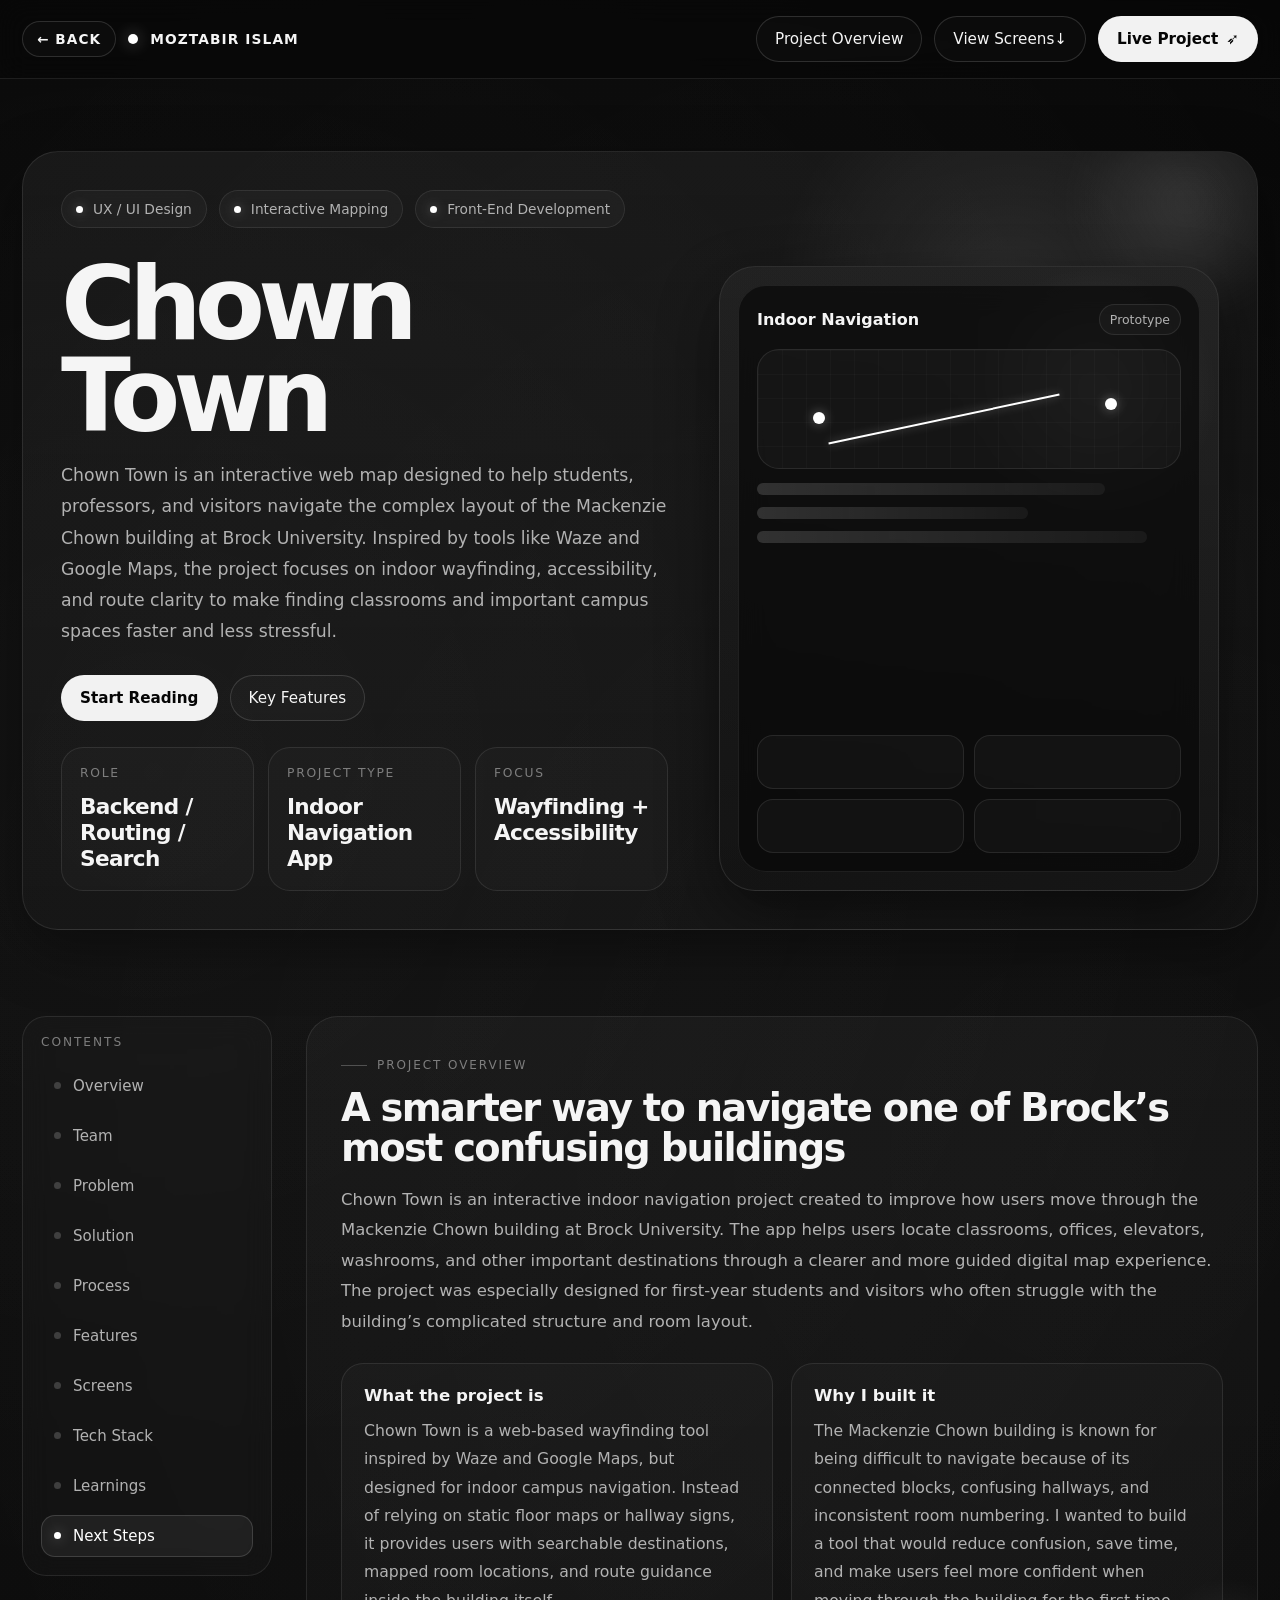
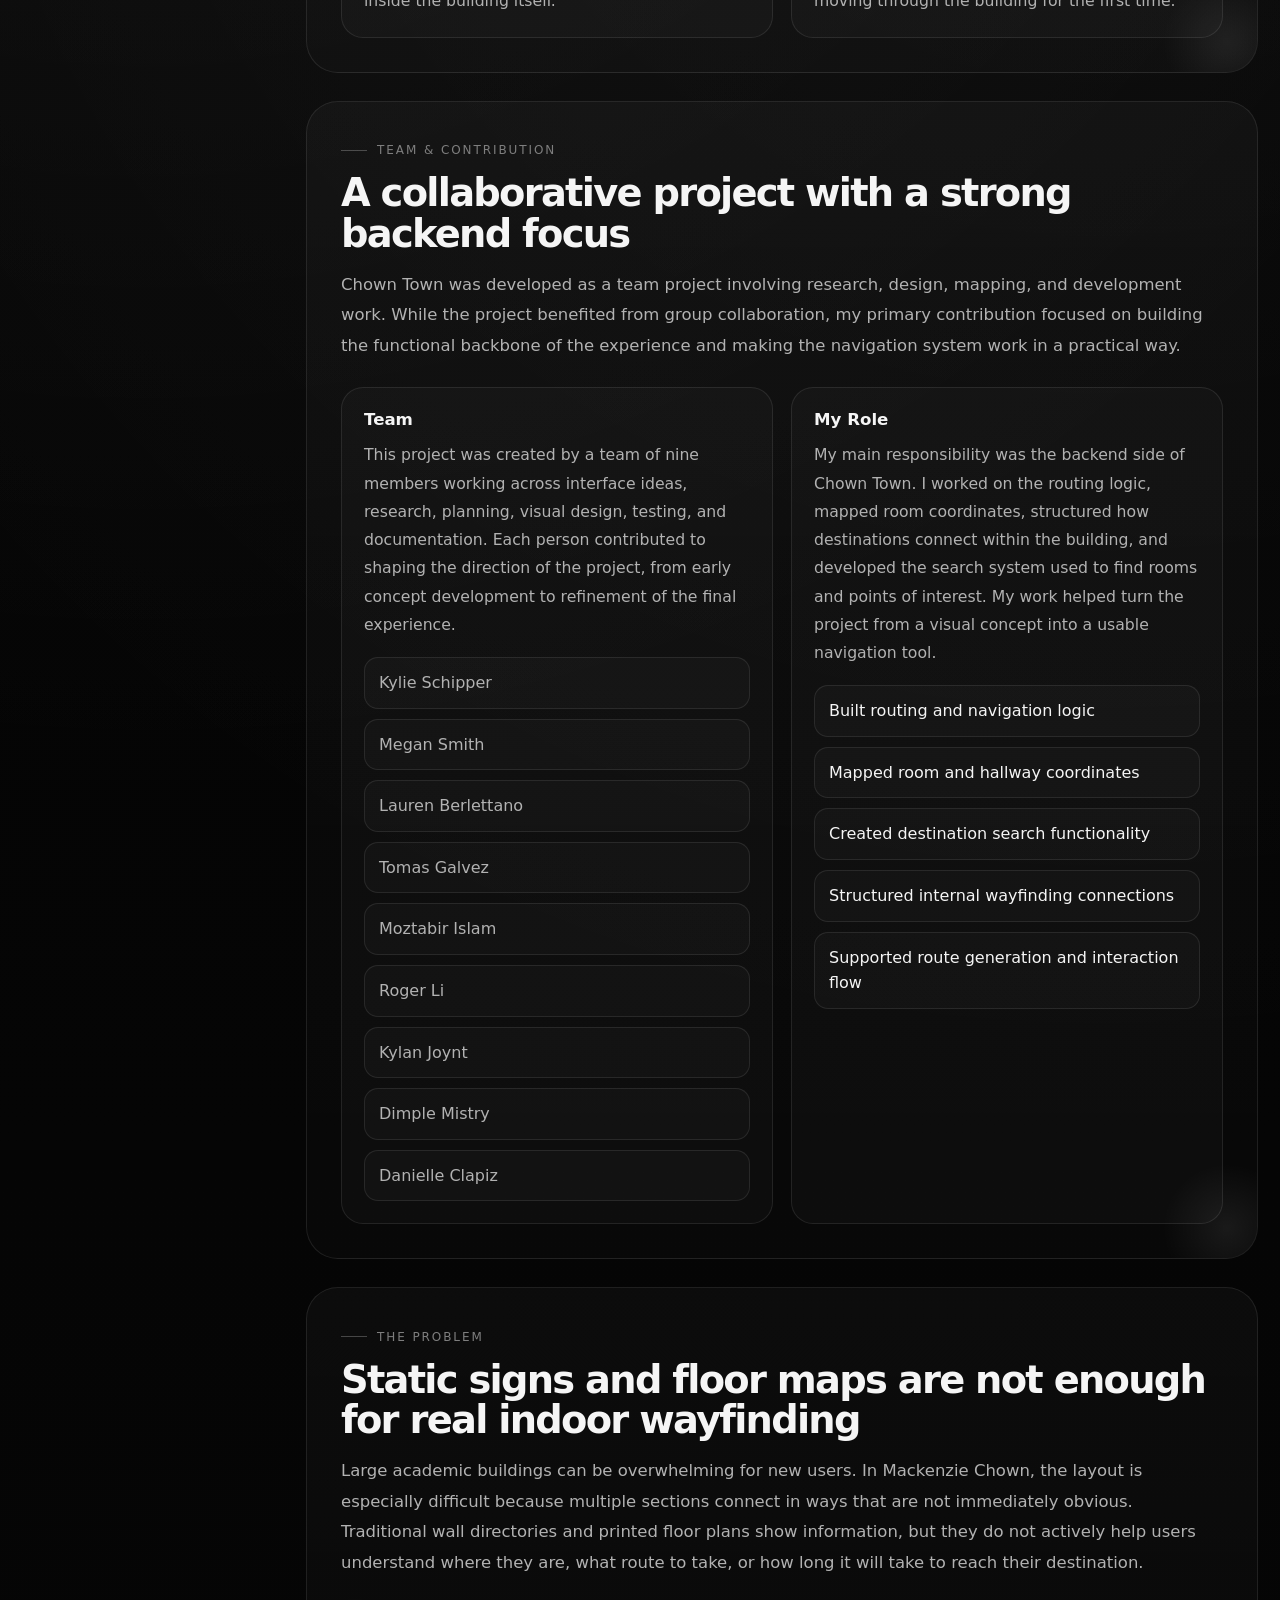
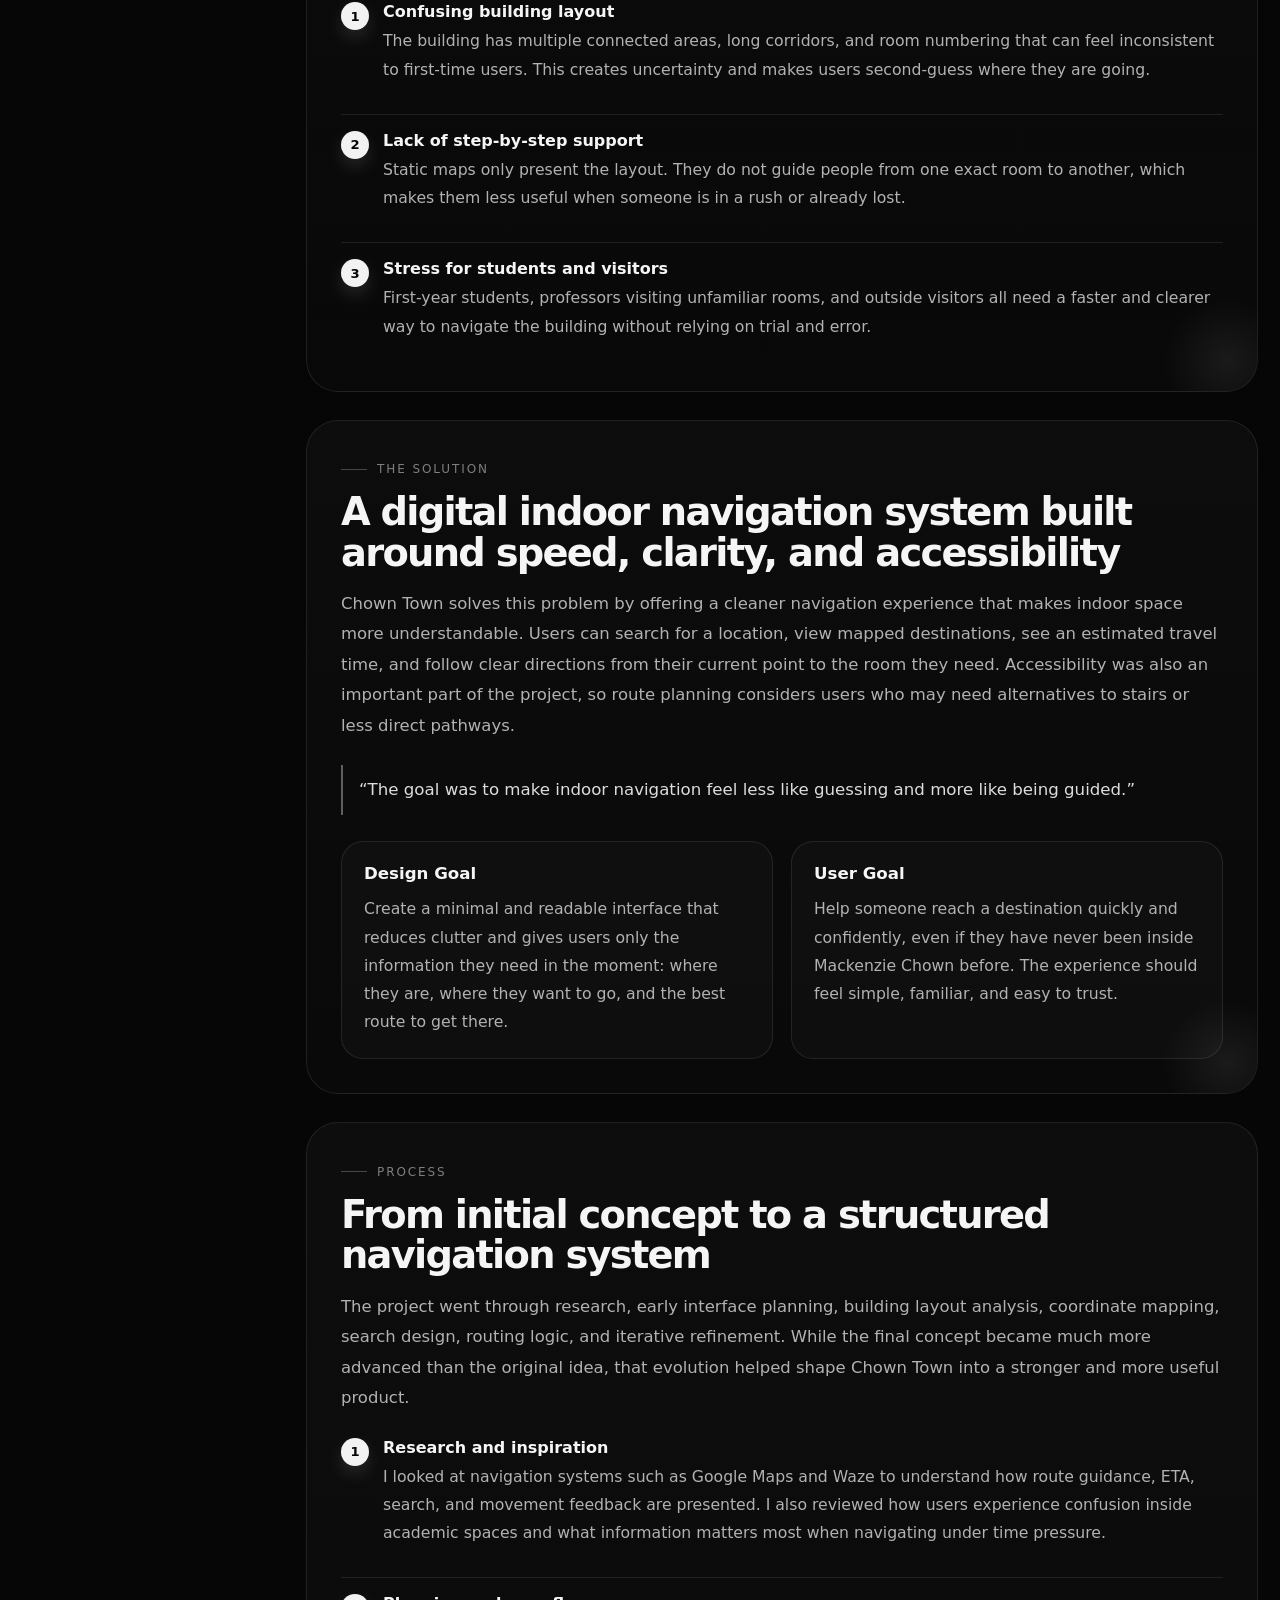
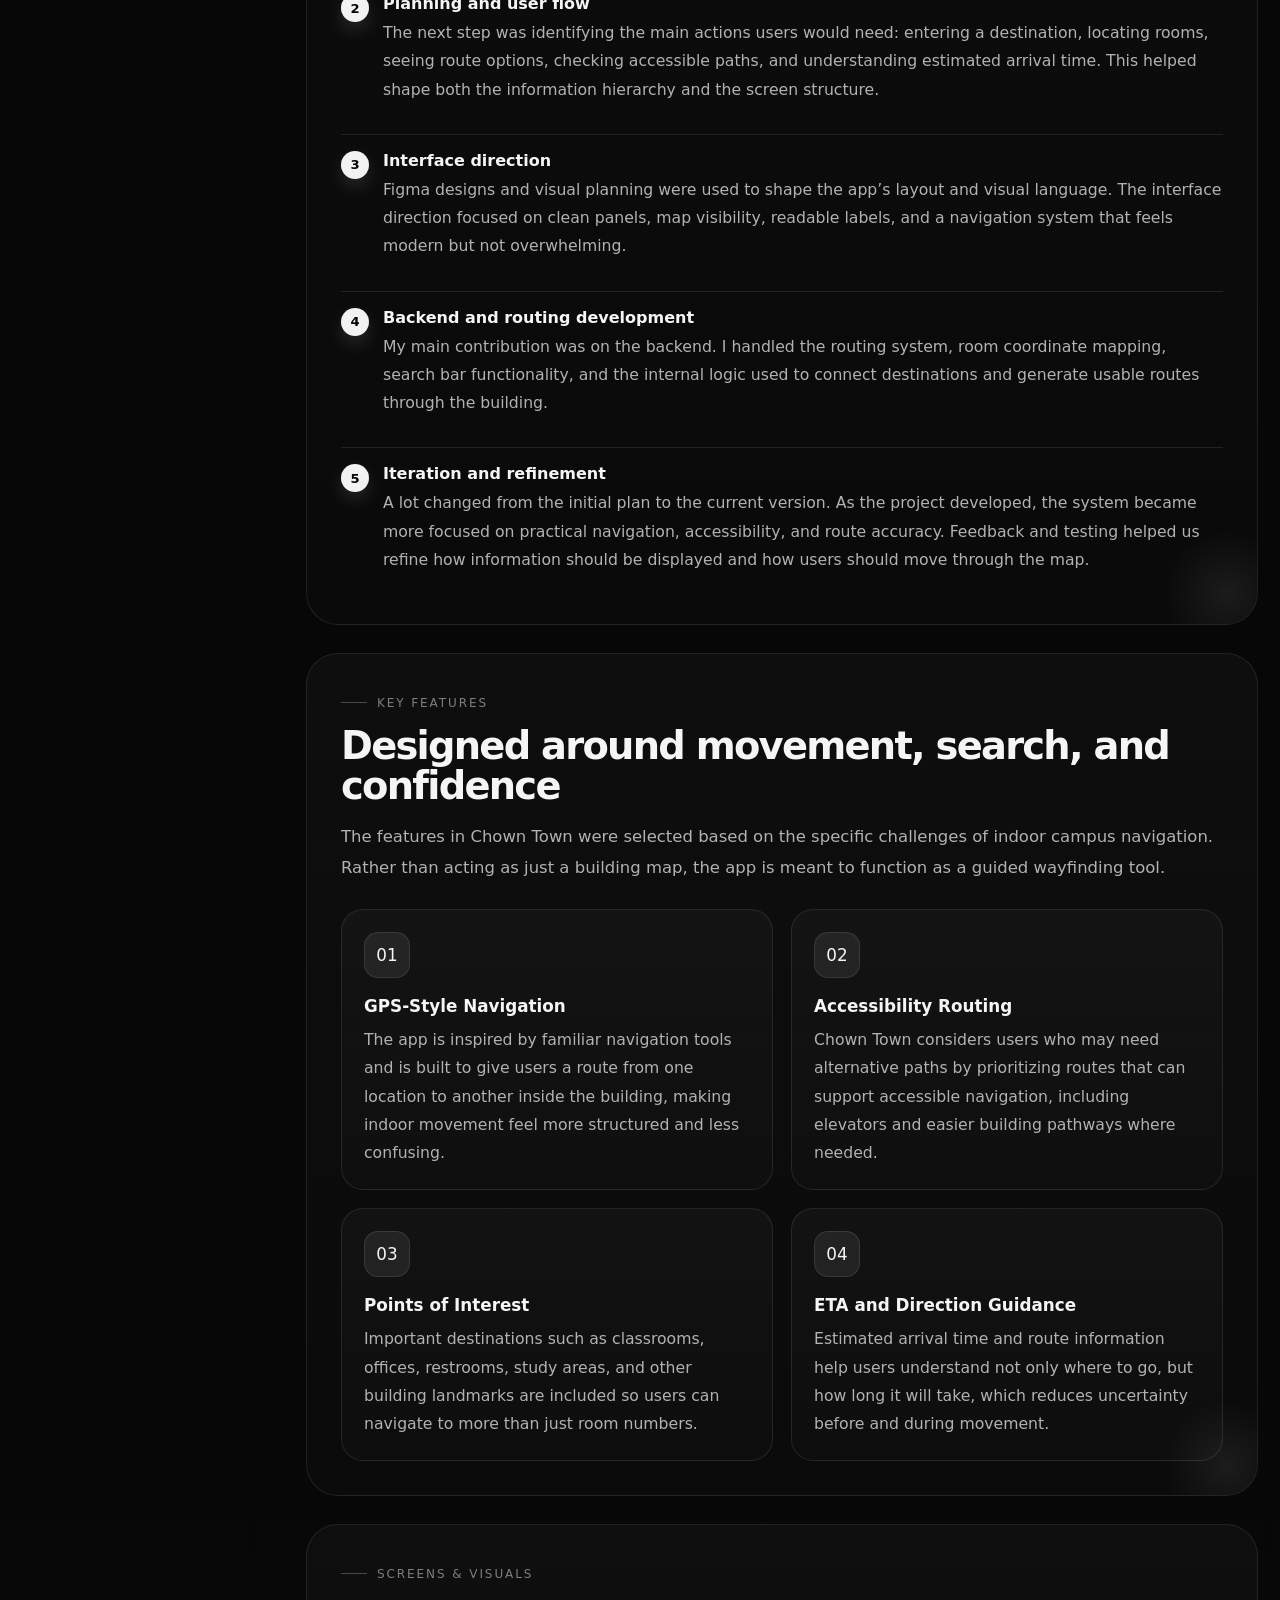
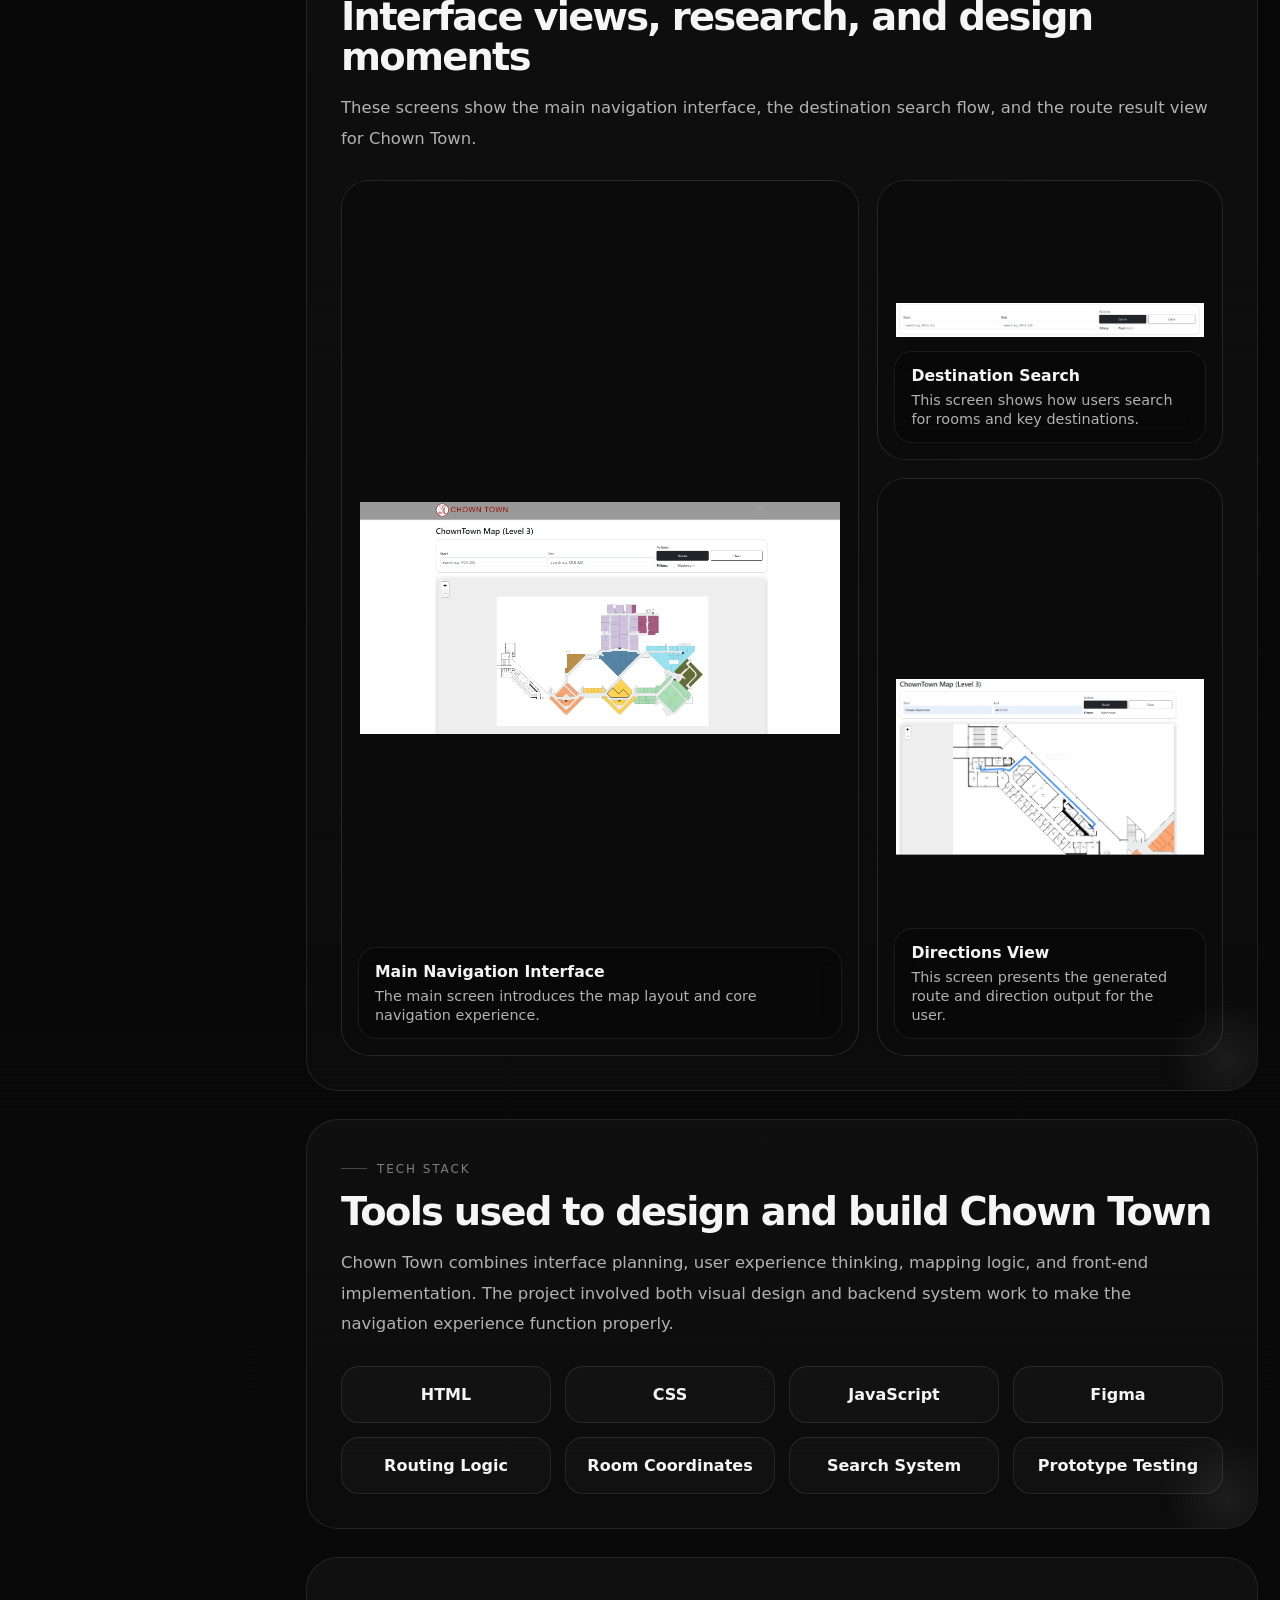
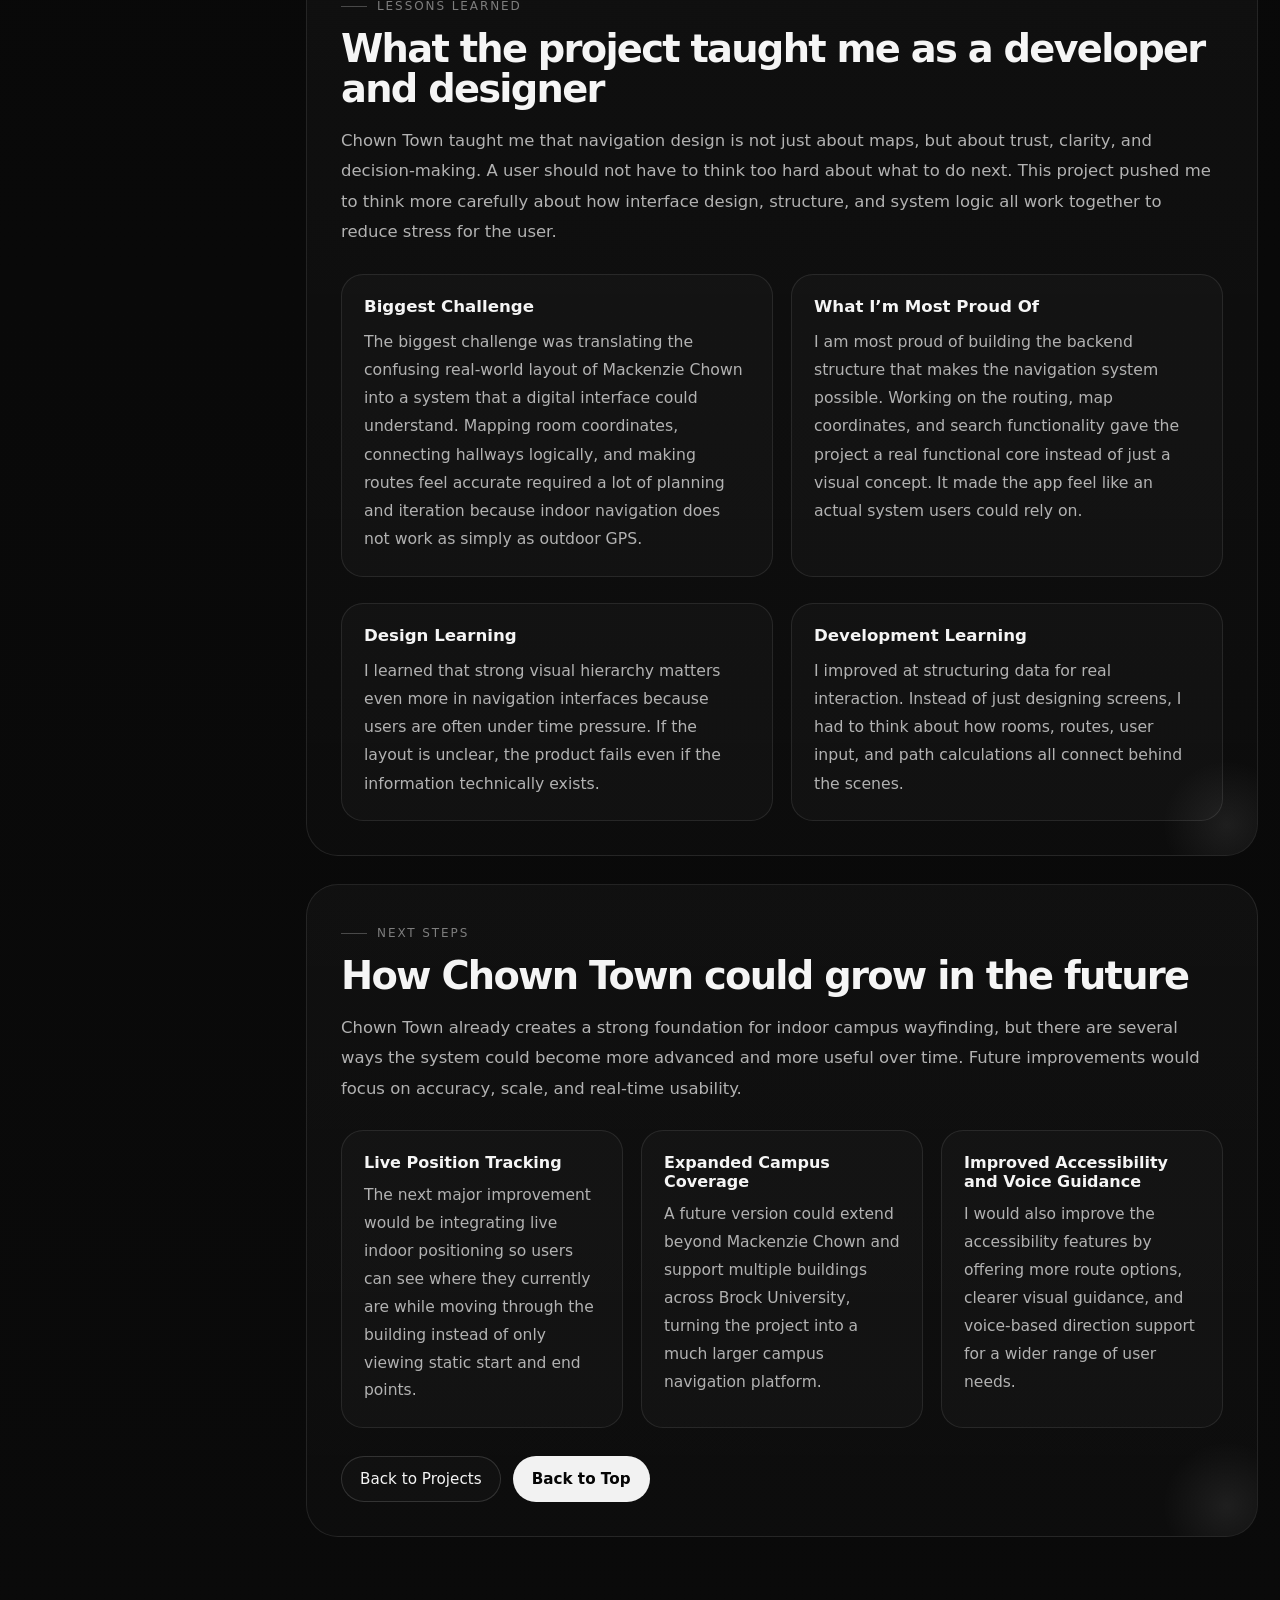
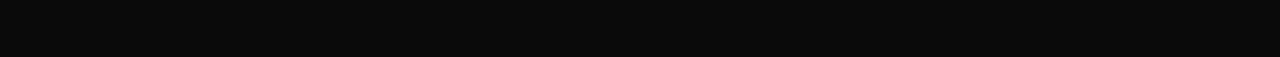
<file: P1.html>
<!DOCTYPE html>
<html lang="en">
<head>
  <meta charset="UTF-8" />
  <meta name="viewport" content="width=device-width, initial-scale=1.0" />
  <title>Chown Town — Case Study</title>
  <meta name="description" content="Chown Town case study — indoor navigation experience for Brock University." />
  <style>
    :root{
      --bg:#050505;
      --bg-2:#0a0a0a;
      --panel:rgba(255,255,255,.04);
      --panel-2:rgba(255,255,255,.06);
      --line:rgba(255,255,255,.09);
      --line-2:rgba(255,255,255,.14);
      --text:#f5f5f5;
      --muted:#b2b2b2;
      --soft:#7e7e7e;
      --white:#ffffff;
      --shadow:0 20px 60px rgba(0,0,0,.36);
      --radius:28px;
      --radius-sm:18px;
      --max:1360px;
      --nav-w:250px;
      --ease:cubic-bezier(.22,1,.36,1);
    }

    *{margin:0;padding:0;box-sizing:border-box}
    html{scroll-behavior:smooth}
    body{
      font-family:Inter,ui-sans-serif,system-ui,-apple-system,BlinkMacSystemFont,"Segoe UI",sans-serif;
      background:
        radial-gradient(circle at 12% 8%, rgba(255,255,255,.06), transparent 18%),
        radial-gradient(circle at 86% 12%, rgba(255,255,255,.04), transparent 18%),
        linear-gradient(180deg, #030303 0%, #0a0a0a 100%);
      color:var(--text);
      min-height:100vh;
      overflow-x:hidden;
    }

    a{color:inherit;text-decoration:none}
    img{max-width:100%;display:block}
    ul{list-style:none}

    .grid-overlay{
      position:fixed;
      inset:0;
      pointer-events:none;
      opacity:.065;
      background-image:
        linear-gradient(rgba(255,255,255,.05) 1px, transparent 1px),
        linear-gradient(90deg, rgba(255,255,255,.05) 1px, transparent 1px);
      background-size:30px 30px;
      mask-image:linear-gradient(to bottom, rgba(0,0,0,.95), rgba(0,0,0,.18));
      z-index:0;
    }

    .scroll-progress{
      position:fixed;
      top:0;
      left:0;
      width:100%;
      height:3px;
      background:#fff;
      transform:scaleX(0);
      transform-origin:left center;
      z-index:500;
    }

    .loader{
      position:fixed;
      inset:0;
      z-index:9999;
      background:#020202;
      display:grid;
      place-items:center;
      transition:opacity .75s var(--ease), visibility .75s var(--ease);
    }
    .loader.hide{opacity:0;visibility:hidden}
    .loader-inner{width:min(90vw, 520px)}
    .loader-kicker{
      color:var(--muted);
      font-size:.8rem;
      letter-spacing:.18em;
      text-transform:uppercase;
      margin-bottom:14px;
    }
    .loader-title{
      display:grid;
      gap:0;
      font-size:clamp(2.8rem, 10vw, 5.5rem);
      font-weight:900;
      line-height:.88;
      letter-spacing:-.08em;
      margin-bottom:22px;
    }
    .loader-bar-wrap{
      height:12px;
      border-radius:999px;
      overflow:hidden;
      border:1px solid var(--line);
      background:rgba(255,255,255,.04);
    }
    .loader-bar{
      width:0%;
      height:100%;
      background:linear-gradient(90deg, #fff, #8f8f8f 60%, #fff);
    }
    .loader-meta{
      margin-top:12px;
      display:flex;
      justify-content:space-between;
      gap:14px;
      color:var(--muted);
      font-size:.78rem;
      letter-spacing:.16em;
      text-transform:uppercase;
    }

    .topbar{
      position:sticky;
      top:0;
      z-index:150;
      backdrop-filter:blur(14px);
      background:rgba(7,7,7,.72);
      border-bottom:1px solid var(--line);
    }
    .topbar-inner{
      max-width:var(--max);
      margin:0 auto;
      padding:16px 22px;
      display:flex;
      align-items:center;
      justify-content:space-between;
      gap:20px;
    }
    .brand{
      display:flex;
      align-items:center;
      gap:12px;
      font-weight:700;
      letter-spacing:.08em;
      text-transform:uppercase;
      font-size:.86rem;
    }
    .brand-mark{
      width:10px;
      height:10px;
      border-radius:50%;
      background:#fff;
      box-shadow:0 0 16px rgba(255,255,255,.4);
    }
    .top-actions{display:flex;align-items:center;gap:12px;flex-wrap:wrap}
    .btn{
      display:inline-flex;
      align-items:center;
      justify-content:center;
      min-height:46px;
      padding:0 18px;
      border-radius:999px;
      border:1px solid var(--line-2);
      background:rgba(255,255,255,.02);
      color:var(--text);
      transition:.3s var(--ease);
      font-size:.95rem;
    }
    .btn:hover{
      transform:translateY(-2px);
      border-color:rgba(255,255,255,.24);
      box-shadow:0 10px 26px rgba(255,255,255,.06);
      background:rgba(255,255,255,.045);
    }
    .btn.primary{
      background:#f2f2f2;
      color:#050505;
      border-color:transparent;
      font-weight:700;
    }
    .btn.primary:hover{box-shadow:0 10px 30px rgba(255,255,255,.14)}
    .live-btn{display:inline-flex;align-items:center;gap:8px}
    .live-btn .arrow{transition:transform .3s var(--ease)}
    .live-btn:hover .arrow{transform:translate(4px,-4px)}

    .page{
      position:relative;
      z-index:1;
      max-width:var(--max);
      margin:0 auto;
      padding:0 22px 120px;
    }

    .hero{
      min-height:92vh;
      display:grid;
      align-items:end;
      padding:72px 0 44px;
    }
    .hero-card{
      position:relative;
      overflow:hidden;
      border:1px solid var(--line);
      border-radius:36px;
      background:
        radial-gradient(circle at 80% 18%, rgba(255,255,255,.09), transparent 20%),
        linear-gradient(180deg, rgba(255,255,255,.05), rgba(255,255,255,.015));
      box-shadow:var(--shadow);
      padding:38px;
      isolation:isolate;
    }
    .hero-card::after{
      content:"";
      position:absolute;
      width:260px;
      height:260px;
      right:-60px;
      top:-80px;
      background:radial-gradient(circle, rgba(255,255,255,.12), transparent 65%);
      filter:blur(18px);
      z-index:-1;
    }
    .hero-top{display:flex;flex-wrap:wrap;gap:12px;margin-bottom:30px}
    .chip{
      display:inline-flex;
      align-items:center;
      gap:10px;
      padding:10px 14px;
      border-radius:999px;
      background:rgba(255,255,255,.03);
      border:1px solid var(--line);
      color:var(--muted);
      font-size:.86rem;
      backdrop-filter:blur(8px);
    }
    .chip .dot{
      width:7px;
      height:7px;
      border-radius:50%;
      background:#fff;
      box-shadow:0 0 12px rgba(255,255,255,.35);
    }
    .hero-grid{
      display:grid;
      grid-template-columns:1.08fr .92fr;
      gap:34px;
      align-items:end;
    }
    .hero-copy h1{
      font-size:clamp(3.2rem, 8vw, 7.2rem);
      line-height:.9;
      letter-spacing:-.07em;
      margin-bottom:18px;
    }
    .hero-copy p{
      max-width:700px;
      font-size:1.08rem;
      line-height:1.8;
      color:var(--muted);
      margin-bottom:26px;
    }
    .cta{margin-top:28px;display:flex;gap:12px;flex-wrap:wrap}
    .hero-stats{
      display:grid;
      grid-template-columns:repeat(3, 1fr);
      gap:14px;
      margin-top:26px;
    }
    .stat{
      border:1px solid var(--line);
      border-radius:22px;
      padding:18px;
      background:rgba(255,255,255,.02);
      min-height:112px;
    }
    .stat-label{
      font-size:.77rem;
      text-transform:uppercase;
      letter-spacing:.14em;
      color:var(--soft);
      margin-bottom:14px;
    }
    .stat-value{
      font-size:1.35rem;
      font-weight:700;
      line-height:1.2;
      letter-spacing:-.03em;
    }

    .hero-visual{display:flex;justify-content:flex-end;align-items:flex-end}
    .device{
      width:100%;
      max-width:500px;
      aspect-ratio:4 / 5;
      border-radius:36px;
      border:1px solid var(--line);
      background:
        linear-gradient(180deg, rgba(255,255,255,.06), rgba(255,255,255,.02)),
        linear-gradient(145deg, #0f0f0f, #161616);
      position:relative;
      overflow:hidden;
      box-shadow:0 24px 60px rgba(0,0,0,.45);
      transition:transform .18s ease-out;
    }
    .device::before{
      content:"";
      position:absolute;
      inset:0;
      background:
        radial-gradient(circle at 75% 20%, rgba(255,255,255,.1), transparent 20%),
        linear-gradient(180deg, rgba(255,255,255,.02), rgba(0,0,0,.2));
    }
    .device-ui{
      position:absolute;
      inset:18px;
      display:grid;
      grid-template-rows:auto auto 1fr auto;
      gap:14px;
      padding:18px;
      border-radius:28px;
      border:1px solid rgba(255,255,255,.08);
      background:rgba(8,8,8,.68);
      backdrop-filter:blur(14px);
    }
    .device-top{display:flex;align-items:center;justify-content:space-between;gap:12px}
    .device-title{font-weight:700;font-size:1rem}
    .device-badge{
      padding:7px 10px;
      border-radius:999px;
      font-size:.78rem;
      color:var(--muted);
      border:1px solid var(--line);
      background:rgba(255,255,255,.03);
    }
    .device-map{
      border:1px solid var(--line);
      border-radius:22px;
      padding:18px;
      background:rgba(255,255,255,.03);
      min-height:120px;
      position:relative;
      overflow:hidden;
    }
    .device-map::before{
      content:"";
      position:absolute;
      inset:0;
      background-image:
        linear-gradient(rgba(255,255,255,.07) 1px, transparent 1px),
        linear-gradient(90deg, rgba(255,255,255,.07) 1px, transparent 1px);
      background-size:24px 24px;
      opacity:.35;
    }
    .route-line{
      position:absolute;
      left:16%;
      top:58%;
      width:56%;
      height:2px;
      background:#fff;
      transform:rotate(-12deg);
      box-shadow:0 0 10px rgba(255,255,255,.35);
    }
    .route-dot{
      position:absolute;
      width:12px;
      height:12px;
      border-radius:50%;
      background:#fff;
      box-shadow:0 0 12px rgba(255,255,255,.35);
    }
    .route-dot.start{left:13%;top:53%}
    .route-dot.end{right:15%;top:41%}
    .device-lines{display:grid;gap:12px;align-content:start}
    .device-lines span{
      display:block;
      height:12px;
      border-radius:999px;
      background:linear-gradient(90deg, rgba(255,255,255,.15), rgba(255,255,255,.05));
    }
    .device-lines span:nth-child(1){width:82%}
    .device-lines span:nth-child(2){width:64%}
    .device-lines span:nth-child(3){width:92%}
    .device-cards{display:grid;grid-template-columns:1fr 1fr;gap:10px}
    .device-cards div{
      min-height:54px;
      border-radius:16px;
      border:1px solid var(--line);
      background:rgba(255,255,255,.03);
    }

    .content-wrap{
      display:grid;
      grid-template-columns:var(--nav-w) minmax(0, 1fr);
      gap:34px;
      align-items:start;
      margin-top:42px;
    }
    .side-nav{
      position:sticky;
      top:92px;
      border:1px solid var(--line);
      background:rgba(255,255,255,.02);
      border-radius:24px;
      padding:18px;
      backdrop-filter:blur(14px);
    }
    .side-nav-title{
      font-size:.76rem;
      letter-spacing:.16em;
      text-transform:uppercase;
      color:var(--soft);
      margin-bottom:16px;
    }
    .side-nav ul{display:grid;gap:8px}
    .side-nav a{
      display:flex;
      align-items:center;
      gap:12px;
      min-height:42px;
      padding:10px 12px;
      border-radius:14px;
      color:var(--muted);
      border:1px solid transparent;
      transition:.25s var(--ease);
      font-size:.94rem;
    }
    .side-nav a::before{
      content:"";
      width:7px;
      height:7px;
      border-radius:50%;
      background:rgba(255,255,255,.18);
      transition:.25s var(--ease);
      flex:0 0 auto;
    }
    .side-nav a:hover{
      color:var(--white);
      background:rgba(255,255,255,.03);
      border-color:var(--line);
      transform:translateX(4px);
    }
    .side-nav a.active{
      color:var(--white);
      background:rgba(255,255,255,.06);
      border-color:rgba(255,255,255,.14);
    }
    .side-nav a.active::before{
      background:#fff;
      box-shadow:0 0 14px rgba(255,255,255,.35);
    }

    .main{display:grid;gap:28px}
    .section{
      position:relative;
      border:1px solid var(--line);
      border-radius:32px;
      padding:34px;
      background:linear-gradient(180deg, rgba(255,255,255,.03), rgba(255,255,255,.015));
      overflow:hidden;
    }
    .section::after{
      content:"";
      position:absolute;
      inset:auto -40px -40px auto;
      width:140px;
      height:140px;
      background:radial-gradient(circle, rgba(255,255,255,.07), transparent 65%);
      pointer-events:none;
    }
    .eyebrow{
      display:inline-flex;
      align-items:center;
      gap:10px;
      margin-bottom:16px;
      color:var(--soft);
      font-size:.75rem;
      letter-spacing:.16em;
      text-transform:uppercase;
    }
    .eyebrow::before{content:"";width:26px;height:1px;background:rgba(255,255,255,.24)}
    .section h2{
      font-size:clamp(1.9rem, 3vw, 2.9rem);
      line-height:1.05;
      letter-spacing:-.045em;
      margin-bottom:16px;
    }
    .section p{
      font-size:1.03rem;
      line-height:1.85;
      color:var(--muted);
      max-width:920px;
    }
    .two-col{
      display:grid;
      grid-template-columns:1fr 1fr;
      gap:18px;
      margin-top:26px;
    }
    .mini-card{
      border:1px solid var(--line);
      border-radius:22px;
      padding:22px;
      background:rgba(255,255,255,.025);
    }
    .mini-card h3{font-size:1.04rem;margin-bottom:12px}
    .mini-card p{font-size:.98rem;color:var(--muted);line-height:1.8}

    .team-list,.role-list{display:grid;gap:10px;margin-top:18px}
    .team-list li,.role-list li{
      padding:12px 14px;
      border:1px solid var(--line);
      border-radius:14px;
      background:rgba(255,255,255,.025);
      color:var(--muted);
      line-height:1.6;
    }
    .role-list li{color:var(--text)}

    .list{display:grid;gap:14px;margin-top:24px}
    .list li{
      display:grid;
      grid-template-columns:28px 1fr;
      gap:14px;
      align-items:start;
      padding:16px 0;
      border-top:1px solid var(--line);
    }
    .list li:first-child{border-top:none;padding-top:0}
    .list-num{
      width:28px;
      height:28px;
      border-radius:50%;
      display:grid;
      place-items:center;
      font-size:.82rem;
      font-weight:700;
      color:#050505;
      background:#f2f2f2;
      box-shadow:0 8px 18px rgba(255,255,255,.12);
    }
    .list h4{font-size:1rem;margin-bottom:6px}
    .list p{font-size:.98rem;line-height:1.8}

    .feature-grid{
      display:grid;
      grid-template-columns:repeat(2, 1fr);
      gap:18px;
      margin-top:26px;
    }
    .feature{
      position:relative;
      overflow:hidden;
      border-radius:22px;
      border:1px solid var(--line);
      padding:22px;
      min-height:190px;
      background:linear-gradient(180deg, rgba(255,255,255,.03), rgba(255,255,255,.015));
      transition:.35s var(--ease);
    }
    .feature:hover{
      transform:translateY(-6px);
      border-color:rgba(255,255,255,.18);
      box-shadow:0 18px 40px rgba(0,0,0,.28);
    }
    .feature-icon{
      width:46px;
      height:46px;
      border-radius:14px;
      display:grid;
      place-items:center;
      font-size:1.05rem;
      margin-bottom:18px;
      background:rgba(255,255,255,.07);
      border:1px solid rgba(255,255,255,.1);
    }
    .feature h3{font-size:1.05rem;margin-bottom:10px}
    .feature p{font-size:.98rem;line-height:1.8}

    .gallery{
      display:grid;
      grid-template-columns:1.2fr .8fr;
      gap:18px;
      margin-top:26px;
    }
    .gallery-stack{display:grid;gap:18px}
    .shot{
      position:relative;
      overflow:hidden;
      border-radius:28px;
      border:1px solid var(--line);
      background:linear-gradient(135deg, #0d0d0d, #151515);
      min-height:280px;
      transition:.4s var(--ease);
    }
    .shot.large{min-height:578px}
    .shot:hover{
      transform:translateY(-5px);
      border-color:rgba(255,255,255,.18);
      box-shadow:0 20px 44px rgba(0,0,0,.32);
    }
    .shot-img{
      position:absolute;
      inset:0;
      width:100%;
      height:100%;
      object-fit:contain;
      display:block;
      padding:18px;
      background:#0b0b0b;
    }
    .shot-label{
      position:absolute;
      left:16px;
      right:16px;
      bottom:16px;
      padding:14px 16px;
      border-radius:18px;
      background:rgba(8,8,8,.72);
      border:1px solid rgba(255,255,255,.08);
      backdrop-filter:blur(12px);
    }
    .shot-label strong{display:block;margin-bottom:5px;font-size:.98rem}
    .shot-label span{color:var(--muted);font-size:.9rem}

    .tech-grid{
      display:grid;
      grid-template-columns:repeat(4, 1fr);
      gap:14px;
      margin-top:26px;
    }
    .tech{
      padding:18px 16px;
      border-radius:18px;
      border:1px solid var(--line);
      background:rgba(255,255,255,.025);
      text-align:center;
      font-weight:600;
      transition:.25s var(--ease);
    }
    .tech:hover{transform:translateY(-4px);border-color:rgba(255,255,255,.18)}

    .quote{
      margin-top:24px;
      border-left:2px solid rgba(255,255,255,.35);
      padding:10px 0 10px 16px;
      color:#dddddd;
      font-size:1.04rem;
      line-height:1.8;
    }

    .next-grid{
      display:grid;
      grid-template-columns:repeat(3, 1fr);
      gap:18px;
      margin-top:26px;
    }
    .next-card{
      border:1px solid var(--line);
      border-radius:22px;
      padding:22px;
      background:rgba(255,255,255,.025);
    }
    .next-card h3{margin-bottom:10px;font-size:1rem}
    .next-card p{font-size:.97rem;line-height:1.8}

    .footer{
      margin-top:28px;
      border:1px solid var(--line);
      border-radius:28px;
      padding:24px;
      text-align:center;
      color:var(--muted);
      background:rgba(255,255,255,.02);
    }

    .reveal{
      opacity:0;
      transform:translateY(24px);
      transition:opacity .75s var(--ease), transform .75s var(--ease);
    }
    .reveal.show{opacity:1;transform:translateY(0)}

    @media (max-width: 1100px){
      .hero-grid,.content-wrap,.gallery,.two-col{grid-template-columns:1fr}
      .hero-visual{justify-content:flex-start}
      .side-nav{position:relative;top:auto}
      .tech-grid{grid-template-columns:repeat(2, 1fr)}
      .next-grid,.feature-grid{grid-template-columns:1fr 1fr}
      .hero-stats{grid-template-columns:1fr}
    }

    @media (max-width: 720px){
      .page{padding:0 14px 90px}
      .topbar-inner{padding:14px;align-items:flex-start;flex-direction:column}
      .hero-card,.section{padding:22px;border-radius:24px}
      .hero{min-height:auto;padding:34px 0 18px}
      .hero-copy h1{font-size:clamp(2.5rem, 15vw, 4.2rem)}
      .feature-grid,.next-grid,.tech-grid{grid-template-columns:1fr}
      .btn{width:100%}
      .top-actions{width:100%}
      .top-actions a{flex:1}
      .device{aspect-ratio:4 / 4.5}
    }
  </style>
</head>
<body>
  <div class="loader" id="loader">
    <div class="loader-inner">
      <div class="loader-kicker">Loading case study</div>
      <div class="loader-title">
        <span>CHOWN</span>
        <span>TOWN</span>
      </div>
      <div class="loader-bar-wrap">
        <div class="loader-bar" id="loaderBar"></div>
      </div>
      <div class="loader-meta">
        <span>Indoor wayfinding</span>
        <span id="loaderPercent">0%</span>
      </div>
    </div>
  </div>

  <div class="grid-overlay"></div>
  <div class="scroll-progress" id="scrollProgress"></div>

  <header class="topbar">
    <div class="topbar-inner">
      <div class="brand">
        <a href="../index.html" class="btn" style="min-height:36px;padding:0 14px;font-size:.85rem;">← Back</a>
        <span class="brand-mark"></span>
        <span>Moztabir Islam</span>
      </div>

      <div class="top-actions">
        <a href="#overview" class="btn">Project Overview</a>
        <a href="#screens" class="btn">
          View Screens
          <span class="arrow">↓</span>
        </a>
        <a href="https://moztabir.github.io/Chown-town/" class="btn primary live-btn">
          Live Project
          <span class="arrow">➶</span>
        </a>
      </div>
    </div>
  </header>

  <main class="page">
    <section class="hero reveal">
      <div class="hero-card">
        <div class="hero-top">
          <span class="chip"><span class="dot"></span> UX / UI Design</span>
          <span class="chip"><span class="dot"></span> Interactive Mapping</span>
          <span class="chip"><span class="dot"></span> Front-End Development</span>
        </div>

        <div class="hero-grid">
          <div class="hero-copy">
            <h1>Chown Town</h1>
            <p>
              Chown Town is an interactive web map designed to help students, professors, and visitors navigate the complex layout of the Mackenzie Chown building at Brock University. Inspired by tools like Waze and Google Maps, the project focuses on indoor wayfinding, accessibility, and route clarity to make finding classrooms and important campus spaces faster and less stressful.
            </p>

            <div class="cta">
              <a href="#overview" class="btn primary">Start Reading</a>
              <a href="#features" class="btn">Key Features</a>
            </div>

            <div class="hero-stats">
              <div class="stat">
                <div class="stat-label">Role</div>
                <div class="stat-value">Backend / Routing / Search</div>
              </div>
              <div class="stat">
                <div class="stat-label">Project Type</div>
                <div class="stat-value">Indoor Navigation App</div>
              </div>
              <div class="stat">
                <div class="stat-label">Focus</div>
                <div class="stat-value">Wayfinding + Accessibility</div>
              </div>
            </div>
          </div>

          <div class="hero-visual">
            <div class="device" id="device">
              <div class="device-ui">
                <div class="device-top">
                  <div class="device-title">Indoor Navigation</div>
                  <div class="device-badge">Prototype</div>
                </div>

                <div class="device-map">
                  <div class="route-dot start"></div>
                  <div class="route-line"></div>
                  <div class="route-dot end"></div>
                </div>

                <div class="device-lines">
                  <span></span>
                  <span></span>
                  <span></span>
                </div>

                <div class="device-cards">
                  <div></div>
                  <div></div>
                  <div></div>
                  <div></div>
                </div>
              </div>
            </div>
          </div>
        </div>
      </div>
    </section>

    <div class="content-wrap">
      <aside class="side-nav reveal">
        <div class="side-nav-title">Contents</div>
        <ul>
          <li><a href="#overview" class="active">Overview</a></li>
          <li><a href="#team">Team</a></li>
          <li><a href="#problem">Problem</a></li>
          <li><a href="#solution">Solution</a></li>
          <li><a href="#process">Process</a></li>
          <li><a href="#features">Features</a></li>
          <li><a href="#screens">Screens</a></li>
          <li><a href="#tech">Tech Stack</a></li>
          <li><a href="#learnings">Learnings</a></li>
          <li><a href="#next">Next Steps</a></li>
        </ul>
      </aside>

      <div class="main">
        <section class="section reveal" id="overview">
          <div class="eyebrow">Project Overview</div>
          <h2>A smarter way to navigate one of Brock’s most confusing buildings</h2>
          <p>
            Chown Town is an interactive indoor navigation project created to improve how users move through the Mackenzie Chown building at Brock University. The app helps users locate classrooms, offices, elevators, washrooms, and other important destinations through a clearer and more guided digital map experience. The project was especially designed for first-year students and visitors who often struggle with the building’s complicated structure and room layout.
          </p>

          <div class="two-col">
            <div class="mini-card">
              <h3>What the project is</h3>
              <p>
                Chown Town is a web-based wayfinding tool inspired by Waze and Google Maps, but designed for indoor campus navigation. Instead of relying on static floor maps or hallway signs, it provides users with searchable destinations, mapped room locations, and route guidance inside the building itself.
              </p>
            </div>
            <div class="mini-card">
              <h3>Why I built it</h3>
              <p>
                The Mackenzie Chown building is known for being difficult to navigate because of its connected blocks, confusing hallways, and inconsistent room numbering. I wanted to build a tool that would reduce confusion, save time, and make users feel more confident when moving through the building for the first time.
              </p>
            </div>
          </div>
        </section>

        <section class="section reveal" id="team">
          <div class="eyebrow">Team & Contribution</div>
          <h2>A collaborative project with a strong backend focus</h2>
          <p>
            Chown Town was developed as a team project involving research, design, mapping, and development work. While the project benefited from group collaboration, my primary contribution focused on building the functional backbone of the experience and making the navigation system work in a practical way.
          </p>

          <div class="two-col">
            <div class="mini-card">
              <h3>Team</h3>
              <p>
                This project was created by a team of nine members working across interface ideas, research, planning, visual design, testing, and documentation. Each person contributed to shaping the direction of the project, from early concept development to refinement of the final experience.
              </p>

              <ul class="team-list">
                <li>Kylie Schipper</li>
                <li>Megan Smith</li>
                <li>Lauren Berlettano</li>
                <li>Tomas Galvez</li>
                <li>Moztabir Islam</li>
                <li>Roger Li</li>
                <li>Kylan Joynt</li>
                <li>Dimple Mistry</li>
                <li>Danielle Clapiz</li>
              </ul>
            </div>

            <div class="mini-card">
              <h3>My Role</h3>
              <p>
                My main responsibility was the backend side of Chown Town. I worked on the routing logic, mapped room coordinates, structured how destinations connect within the building, and developed the search system used to find rooms and points of interest. My work helped turn the project from a visual concept into a usable navigation tool.
              </p>

              <ul class="role-list">
                <li>Built routing and navigation logic</li>
                <li>Mapped room and hallway coordinates</li>
                <li>Created destination search functionality</li>
                <li>Structured internal wayfinding connections</li>
                <li>Supported route generation and interaction flow</li>
              </ul>
            </div>
          </div>
        </section>

        <section class="section reveal" id="problem">
          <div class="eyebrow">The Problem</div>
          <h2>Static signs and floor maps are not enough for real indoor wayfinding</h2>
          <p>
            Large academic buildings can be overwhelming for new users. In Mackenzie Chown, the layout is especially difficult because multiple sections connect in ways that are not immediately obvious. Traditional wall directories and printed floor plans show information, but they do not actively help users understand where they are, what route to take, or how long it will take to reach their destination.
          </p>

          <ul class="list">
            <li>
              <div class="list-num">1</div>
              <div>
                <h4>Confusing building layout</h4>
                <p>
                  The building has multiple connected areas, long corridors, and room numbering that can feel inconsistent to first-time users. This creates uncertainty and makes users second-guess where they are going.
                </p>
              </div>
            </li>
            <li>
              <div class="list-num">2</div>
              <div>
                <h4>Lack of step-by-step support</h4>
                <p>
                  Static maps only present the layout. They do not guide people from one exact room to another, which makes them less useful when someone is in a rush or already lost.
                </p>
              </div>
            </li>
            <li>
              <div class="list-num">3</div>
              <div>
                <h4>Stress for students and visitors</h4>
                <p>
                  First-year students, professors visiting unfamiliar rooms, and outside visitors all need a faster and clearer way to navigate the building without relying on trial and error.
                </p>
              </div>
            </li>
          </ul>
        </section>

        <section class="section reveal" id="solution">
          <div class="eyebrow">The Solution</div>
          <h2>A digital indoor navigation system built around speed, clarity, and accessibility</h2>
          <p>
            Chown Town solves this problem by offering a cleaner navigation experience that makes indoor space more understandable. Users can search for a location, view mapped destinations, see an estimated travel time, and follow clear directions from their current point to the room they need. Accessibility was also an important part of the project, so route planning considers users who may need alternatives to stairs or less direct pathways.
          </p>

          <div class="quote">
            “The goal was to make indoor navigation feel less like guessing and more like being guided.”
          </div>

          <div class="two-col">
            <div class="mini-card">
              <h3>Design Goal</h3>
              <p>
                Create a minimal and readable interface that reduces clutter and gives users only the information they need in the moment: where they are, where they want to go, and the best route to get there.
              </p>
            </div>
            <div class="mini-card">
              <h3>User Goal</h3>
              <p>
                Help someone reach a destination quickly and confidently, even if they have never been inside Mackenzie Chown before. The experience should feel simple, familiar, and easy to trust.
              </p>
            </div>
          </div>
        </section>

        <section class="section reveal" id="process">
          <div class="eyebrow">Process</div>
          <h2>From initial concept to a structured navigation system</h2>
          <p>
            The project went through research, early interface planning, building layout analysis, coordinate mapping, search design, routing logic, and iterative refinement. While the final concept became much more advanced than the original idea, that evolution helped shape Chown Town into a stronger and more useful product.
          </p>

          <ul class="list">
            <li>
              <div class="list-num">1</div>
              <div>
                <h4>Research and inspiration</h4>
                <p>
                  I looked at navigation systems such as Google Maps and Waze to understand how route guidance, ETA, search, and movement feedback are presented. I also reviewed how users experience confusion inside academic spaces and what information matters most when navigating under time pressure.
                </p>
              </div>
            </li>
            <li>
              <div class="list-num">2</div>
              <div>
                <h4>Planning and user flow</h4>
                <p>
                  The next step was identifying the main actions users would need: entering a destination, locating rooms, seeing route options, checking accessible paths, and understanding estimated arrival time. This helped shape both the information hierarchy and the screen structure.
                </p>
              </div>
            </li>
            <li>
              <div class="list-num">3</div>
              <div>
                <h4>Interface direction</h4>
                <p>
                  Figma designs and visual planning were used to shape the app’s layout and visual language. The interface direction focused on clean panels, map visibility, readable labels, and a navigation system that feels modern but not overwhelming.
                </p>
              </div>
            </li>
            <li>
              <div class="list-num">4</div>
              <div>
                <h4>Backend and routing development</h4>
                <p>
                  My main contribution was on the backend. I handled the routing system, room coordinate mapping, search bar functionality, and the internal logic used to connect destinations and generate usable routes through the building.
                </p>
              </div>
            </li>
            <li>
              <div class="list-num">5</div>
              <div>
                <h4>Iteration and refinement</h4>
                <p>
                  A lot changed from the initial plan to the current version. As the project developed, the system became more focused on practical navigation, accessibility, and route accuracy. Feedback and testing helped us refine how information should be displayed and how users should move through the map.
                </p>
              </div>
            </li>
          </ul>
        </section>

        <section class="section reveal" id="features">
          <div class="eyebrow">Key Features</div>
          <h2>Designed around movement, search, and confidence</h2>
          <p>
            The features in Chown Town were selected based on the specific challenges of indoor campus navigation. Rather than acting as just a building map, the app is meant to function as a guided wayfinding tool.
          </p>

          <div class="feature-grid">
            <div class="feature">
              <div class="feature-icon">01</div>
              <h3>GPS-Style Navigation</h3>
              <p>
                The app is inspired by familiar navigation tools and is built to give users a route from one location to another inside the building, making indoor movement feel more structured and less confusing.
              </p>
            </div>

            <div class="feature">
              <div class="feature-icon">02</div>
              <h3>Accessibility Routing</h3>
              <p>
                Chown Town considers users who may need alternative paths by prioritizing routes that can support accessible navigation, including elevators and easier building pathways where needed.
              </p>
            </div>

            <div class="feature">
              <div class="feature-icon">03</div>
              <h3>Points of Interest</h3>
              <p>
                Important destinations such as classrooms, offices, restrooms, study areas, and other building landmarks are included so users can navigate to more than just room numbers.
              </p>
            </div>

            <div class="feature">
              <div class="feature-icon">04</div>
              <h3>ETA and Direction Guidance</h3>
              <p>
                Estimated arrival time and route information help users understand not only where to go, but how long it will take, which reduces uncertainty before and during movement.
              </p>
            </div>
          </div>
        </section>

        <section class="section reveal" id="screens">
          <div class="eyebrow">Screens & Visuals</div>
          <h2>Interface views, research, and design moments</h2>
          <p>
            These screens show the main navigation interface, the destination search flow, and the route result view for Chown Town.
          </p>

          <div class="gallery">
            <div class="shot large">
              <img src="../assets/img/projects/p1mainpage.PNG" alt="Chown Town main page" class="shot-img">
              <div class="shot-label">
                <strong>Main Navigation Interface</strong>
                <span>The main screen introduces the map layout and core navigation experience.</span>
              </div>
            </div>

            <div class="gallery-stack">
              <div class="shot">
                <img src="../assets/img/projects/p1searchflow.PNG" alt="Chown Town search flow" class="shot-img">
                <div class="shot-label">
                  <strong>Destination Search</strong>
                  <span>This screen shows how users search for rooms and key destinations.</span>
                </div>
              </div>

              <div class="shot large">
                <img src="../assets/img/projects/p1routeresult.PNG" alt="Chown Town route result" class="shot-img">
                <div class="shot-label">
                  <strong>Directions View</strong>
                  <span>This screen presents the generated route and direction output for the user.</span>
                </div>
              </div>
            </div>
          </div>
        </section>

        <section class="section reveal" id="tech">
          <div class="eyebrow">Tech Stack</div>
          <h2>Tools used to design and build Chown Town</h2>
          <p>
            Chown Town combines interface planning, user experience thinking, mapping logic, and front-end implementation. The project involved both visual design and backend system work to make the navigation experience function properly.
          </p>

          <div class="tech-grid">
            <div class="tech">HTML</div>
            <div class="tech">CSS</div>
            <div class="tech">JavaScript</div>
            <div class="tech">Figma</div>
            <div class="tech">Routing Logic</div>
            <div class="tech">Room Coordinates</div>
            <div class="tech">Search System</div>
            <div class="tech">Prototype Testing</div>
          </div>
        </section>

        <section class="section reveal" id="learnings">
          <div class="eyebrow">Lessons Learned</div>
          <h2>What the project taught me as a developer and designer</h2>
          <p>
            Chown Town taught me that navigation design is not just about maps, but about trust, clarity, and decision-making. A user should not have to think too hard about what to do next. This project pushed me to think more carefully about how interface design, structure, and system logic all work together to reduce stress for the user.
          </p>

          <div class="two-col">
            <div class="mini-card">
              <h3>Biggest Challenge</h3>
              <p>
                The biggest challenge was translating the confusing real-world layout of Mackenzie Chown into a system that a digital interface could understand. Mapping room coordinates, connecting hallways logically, and making routes feel accurate required a lot of planning and iteration because indoor navigation does not work as simply as outdoor GPS.
              </p>
            </div>
            <div class="mini-card">
              <h3>What I’m Most Proud Of</h3>
              <p>
                I am most proud of building the backend structure that makes the navigation system possible. Working on the routing, map coordinates, and search functionality gave the project a real functional core instead of just a visual concept. It made the app feel like an actual system users could rely on.
              </p>
            </div>
          </div>

          <div class="two-col">
            <div class="mini-card">
              <h3>Design Learning</h3>
              <p>
                I learned that strong visual hierarchy matters even more in navigation interfaces because users are often under time pressure. If the layout is unclear, the product fails even if the information technically exists.
              </p>
            </div>
            <div class="mini-card">
              <h3>Development Learning</h3>
              <p>
                I improved at structuring data for real interaction. Instead of just designing screens, I had to think about how rooms, routes, user input, and path calculations all connect behind the scenes.
              </p>
            </div>
          </div>
        </section>

        <section class="section reveal" id="next">
          <div class="eyebrow">Next Steps</div>
          <h2>How Chown Town could grow in the future</h2>
          <p>
            Chown Town already creates a strong foundation for indoor campus wayfinding, but there are several ways the system could become more advanced and more useful over time. Future improvements would focus on accuracy, scale, and real-time usability.
          </p>

          <div class="next-grid">
            <div class="next-card">
              <h3>Live Position Tracking</h3>
              <p>
                The next major improvement would be integrating live indoor positioning so users can see where they currently are while moving through the building instead of only viewing static start and end points.
              </p>
            </div>
            <div class="next-card">
              <h3>Expanded Campus Coverage</h3>
              <p>
                A future version could extend beyond Mackenzie Chown and support multiple buildings across Brock University, turning the project into a much larger campus navigation platform.
              </p>
            </div>
            <div class="next-card">
              <h3>Improved Accessibility and Voice Guidance</h3>
              <p>
                I would also improve the accessibility features by offering more route options, clearer visual guidance, and voice-based direction support for a wider range of user needs.
              </p>
            </div>
          </div>

          <div class="cta">
            <a href="../index.html" class="btn">Back to Projects</a>
            <a href="#overview" class="btn primary">Back to Top</a>
          </div>
        </section>
      </div>
    </div>
  </main>

  <script>
    const loader = document.getElementById('loader');
    const loaderBar = document.getElementById('loaderBar');
    const loaderPercent = document.getElementById('loaderPercent');
    const progressBar = document.getElementById('scrollProgress');

    function fakeLoader() {
      let progress = 0;
      const timer = setInterval(() => {
        progress += Math.random() * 13;
        if (progress >= 100) {
          progress = 100;
          clearInterval(timer);
          setTimeout(() => loader.classList.add('hide'), 350);
        }
        loaderBar.style.width = progress + '%';
        loaderPercent.textContent = Math.floor(progress) + '%';
      }, 90);
    }

    window.addEventListener('load', () => {
      fakeLoader();
    });

    const revealEls = document.querySelectorAll('.reveal');
    const revealObserver = new IntersectionObserver((entries) => {
      entries.forEach(entry => {
        if(entry.isIntersecting){
          entry.target.classList.add('show');
        }
      });
    }, { threshold: 0.12 });
    revealEls.forEach(el => revealObserver.observe(el));

    const sections = document.querySelectorAll('.section');
    const navLinks = document.querySelectorAll('.side-nav a');
    const sectionObserver = new IntersectionObserver((entries) => {
      entries.forEach(entry => {
        if(entry.isIntersecting){
          const id = entry.target.getAttribute('id');
          navLinks.forEach(link => {
            link.classList.remove('active');
            if(link.getAttribute('href') === '#' + id){
              link.classList.add('active');
            }
          });
        }
      });
    }, {
      rootMargin: '-30% 0px -55% 0px',
      threshold: 0.1
    });
    sections.forEach(section => sectionObserver.observe(section));

    const device = document.getElementById('device');
    window.addEventListener('mousemove', (e) => {
      if(!device || window.innerWidth <= 1100) return;
      const x = (window.innerWidth / 2 - e.clientX) / 55;
      const y = (window.innerHeight / 2 - e.clientY) / 55;
      device.style.transform = `translate(${x * 0.45}px, ${y * 0.45}px)`;
    });

    function updateProgress() {
      const maxScroll = document.documentElement.scrollHeight - window.innerHeight;
      const value = maxScroll > 0 ? window.scrollY / maxScroll : 0;
      progressBar.style.transform = `scaleX(${value})`;
    }
    window.addEventListener('scroll', updateProgress, { passive: true });
    window.addEventListener('resize', updateProgress);
    updateProgress();
  </script>
</body>
</html>
</file>
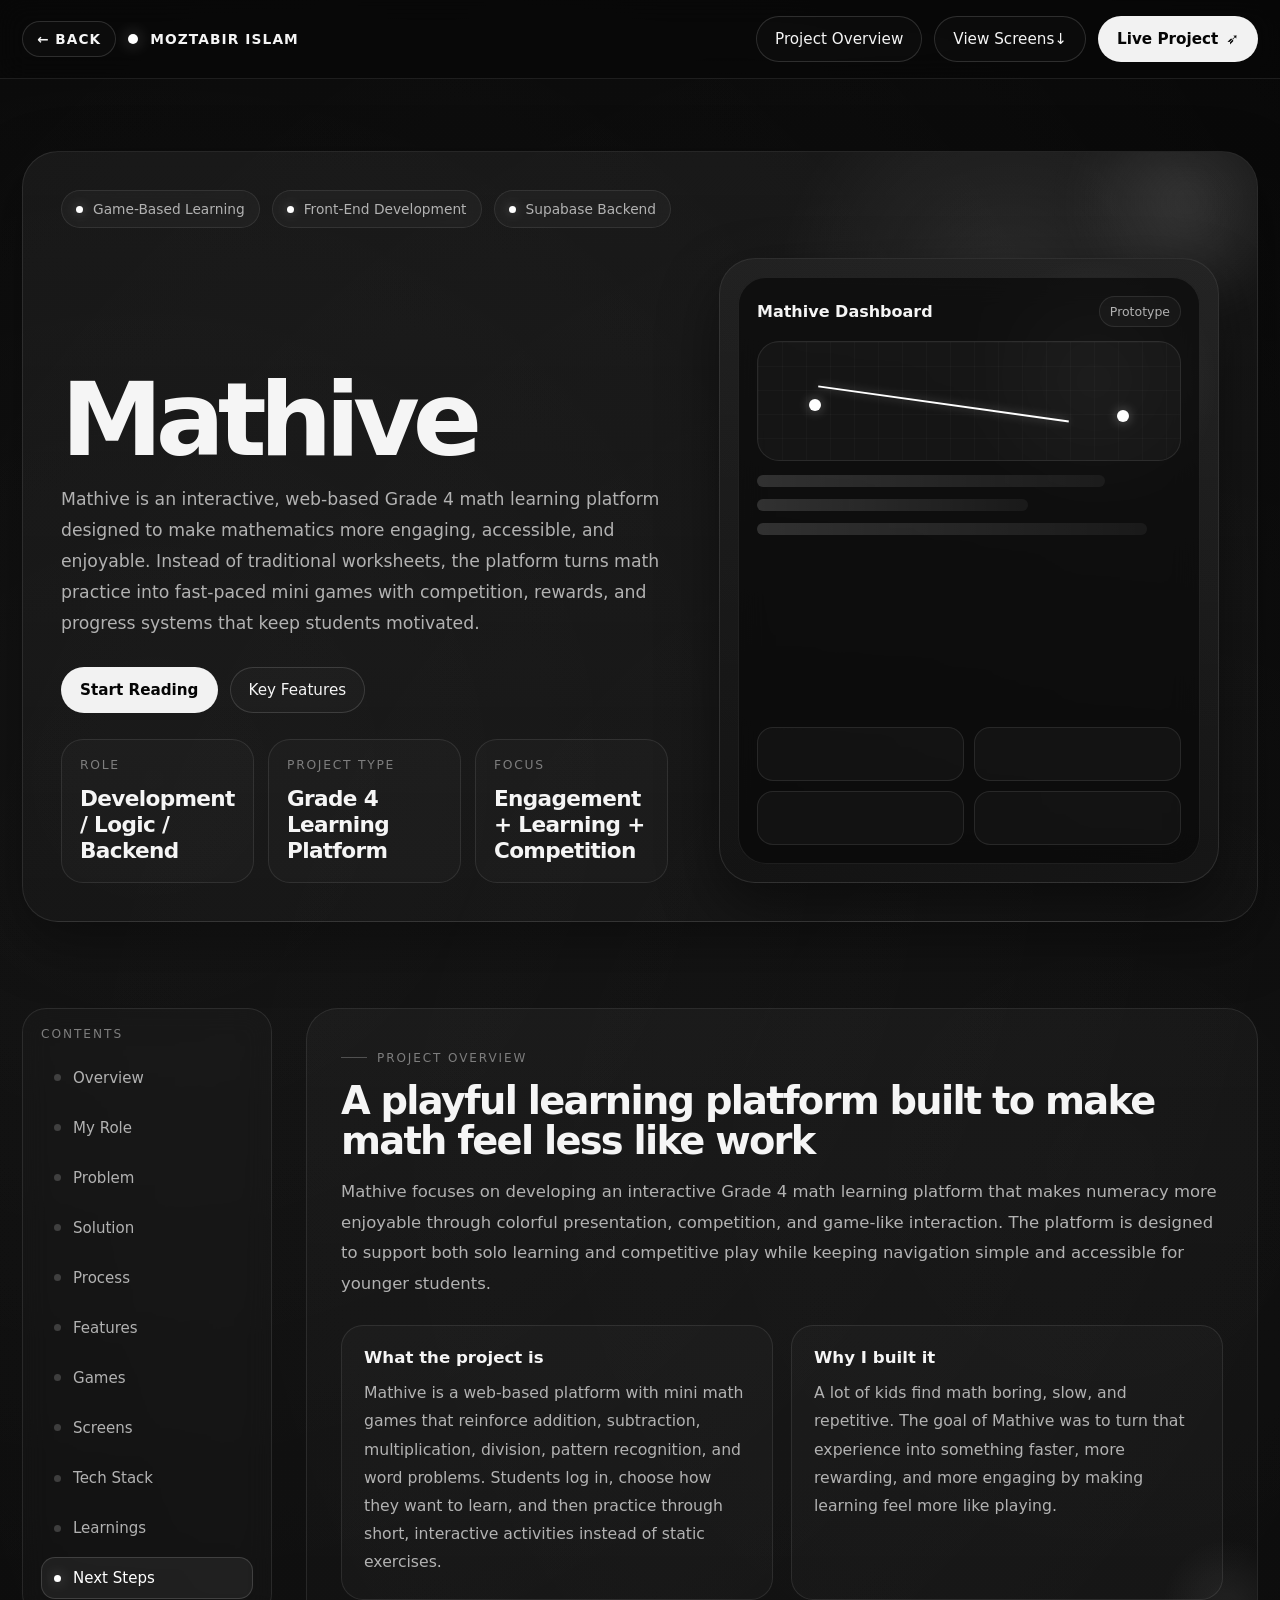
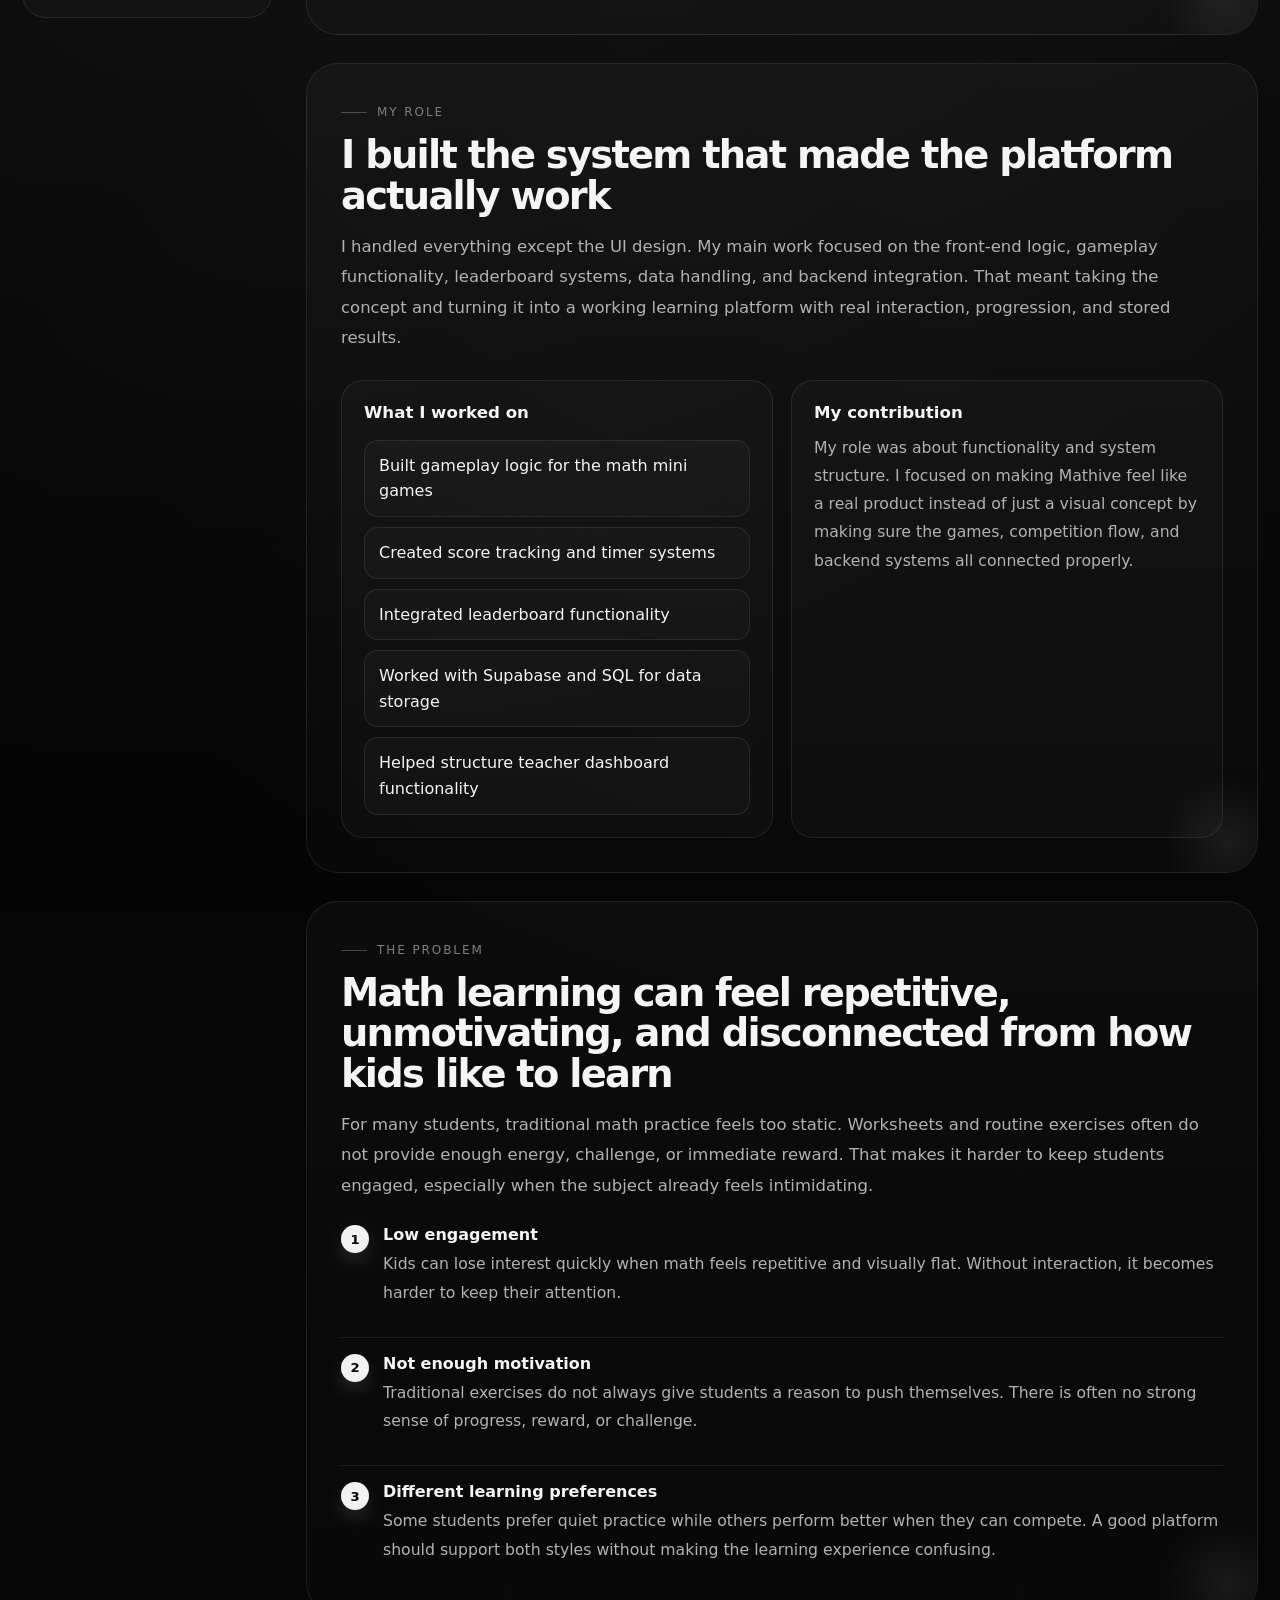
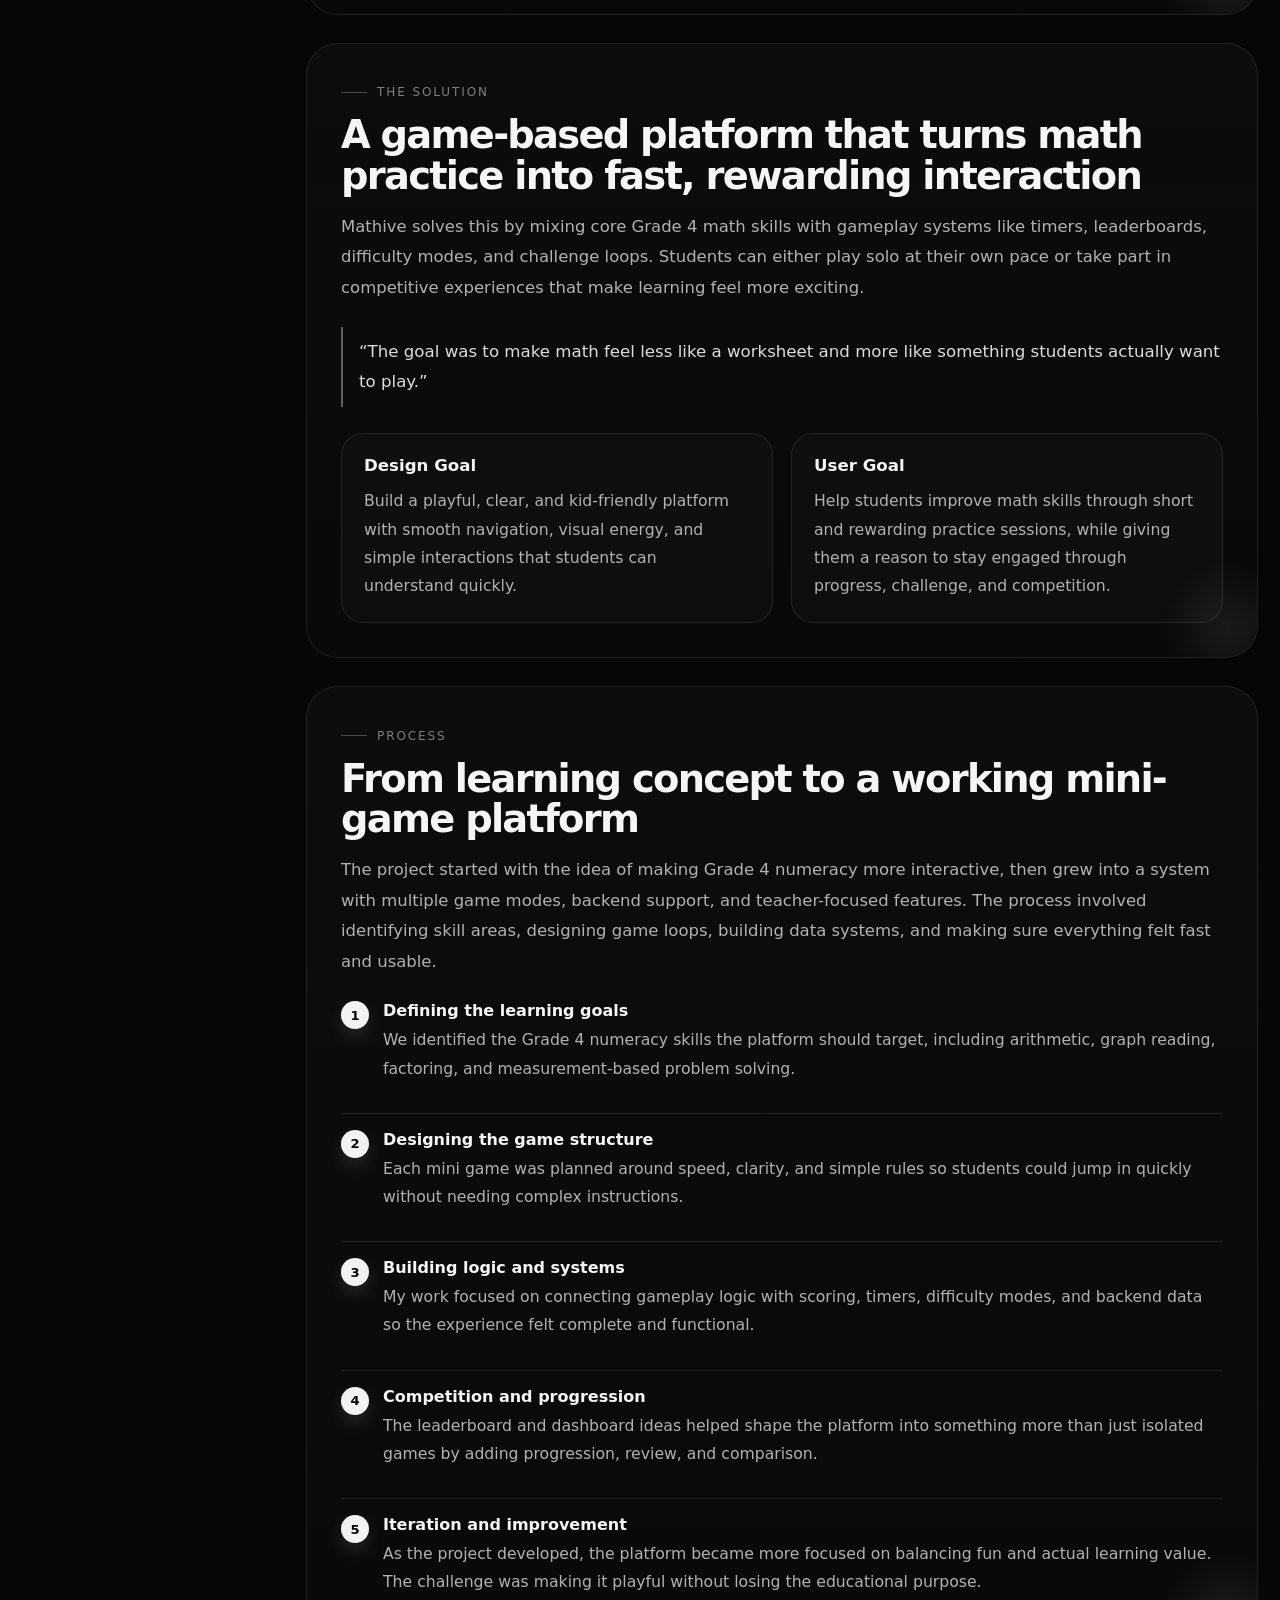
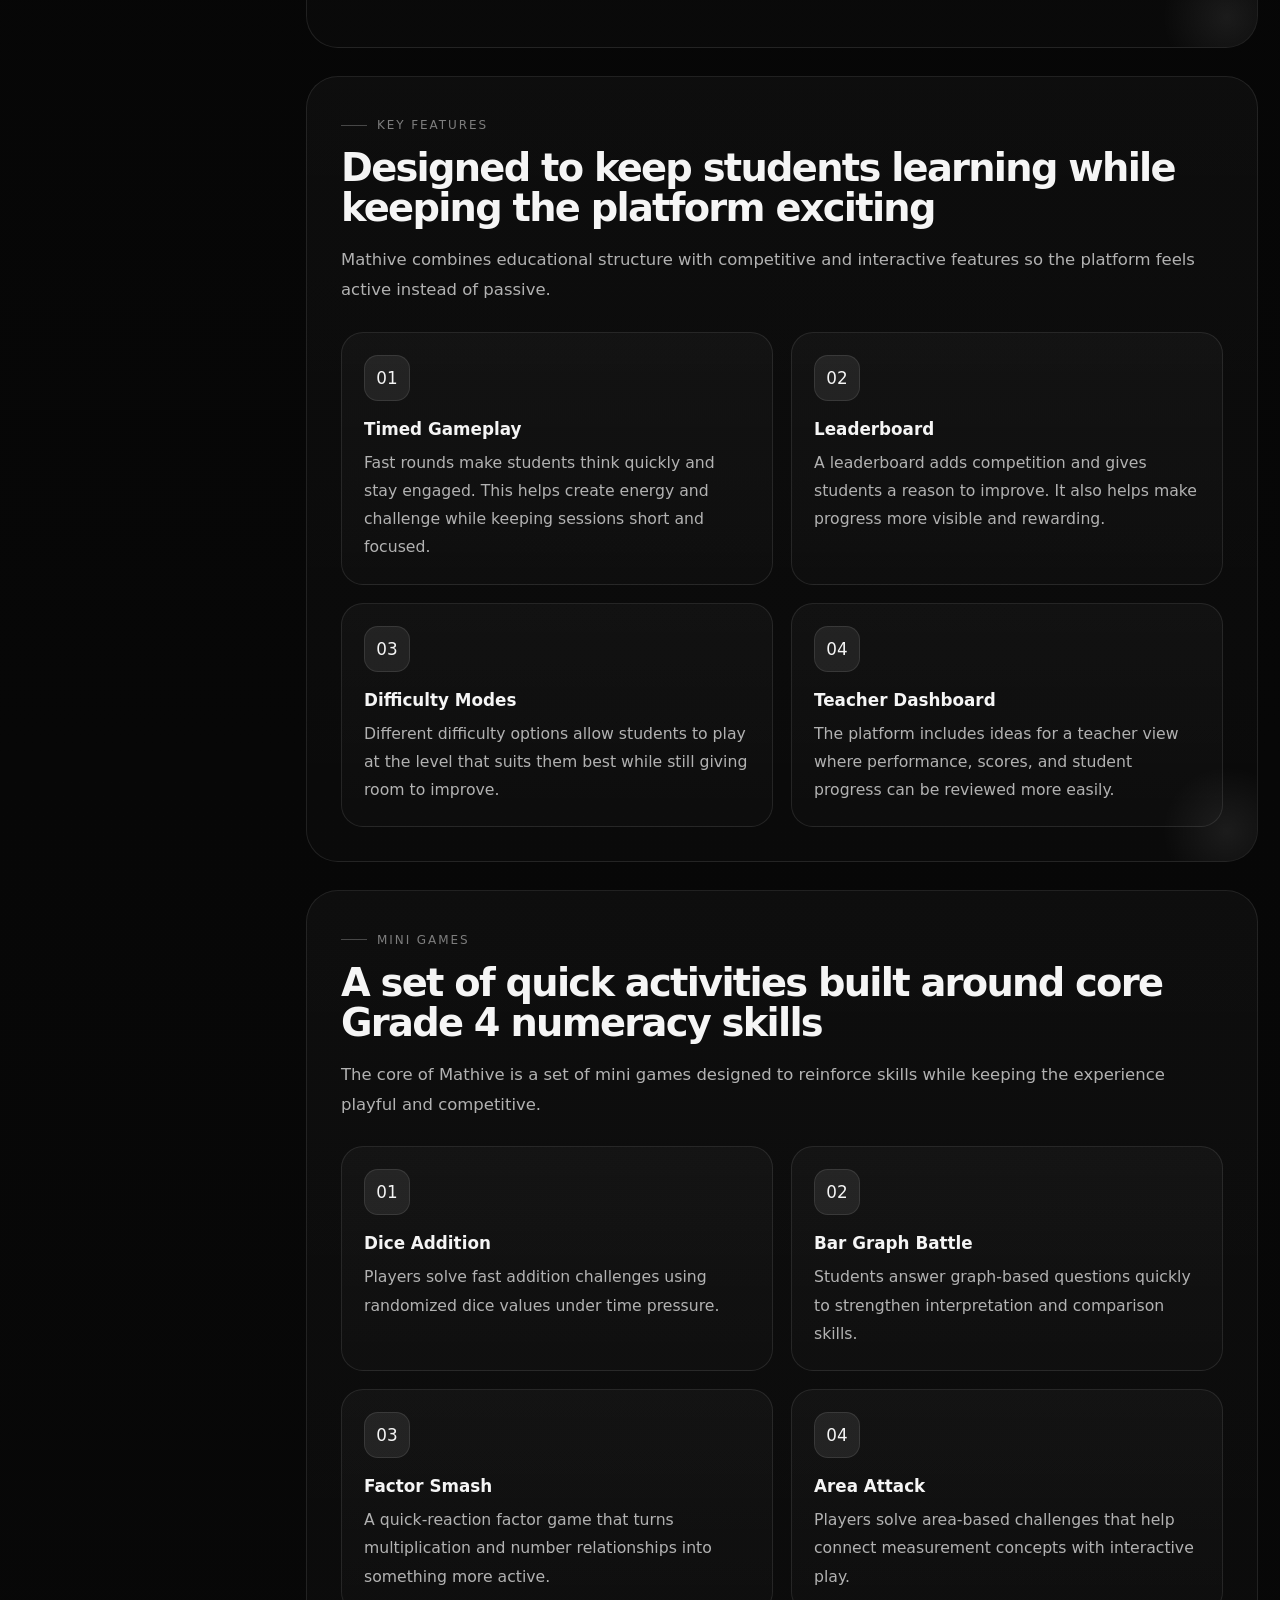
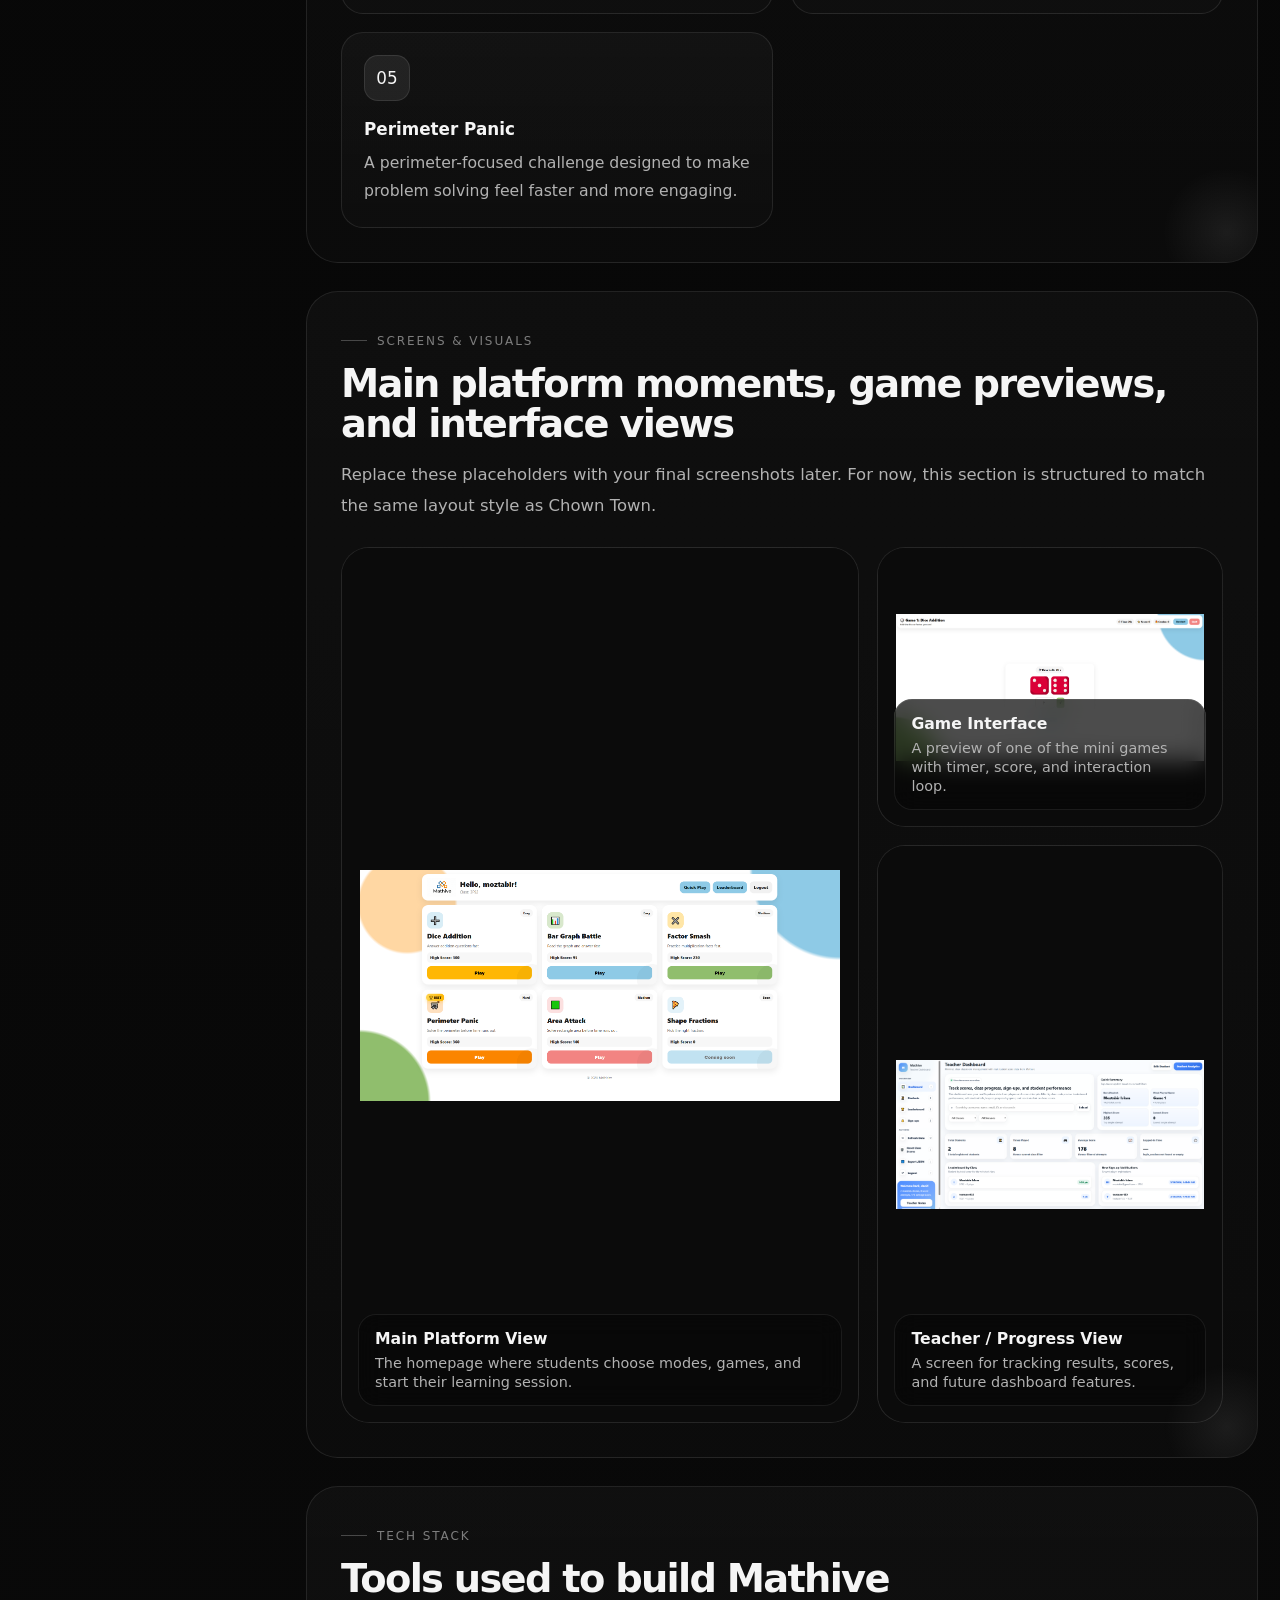
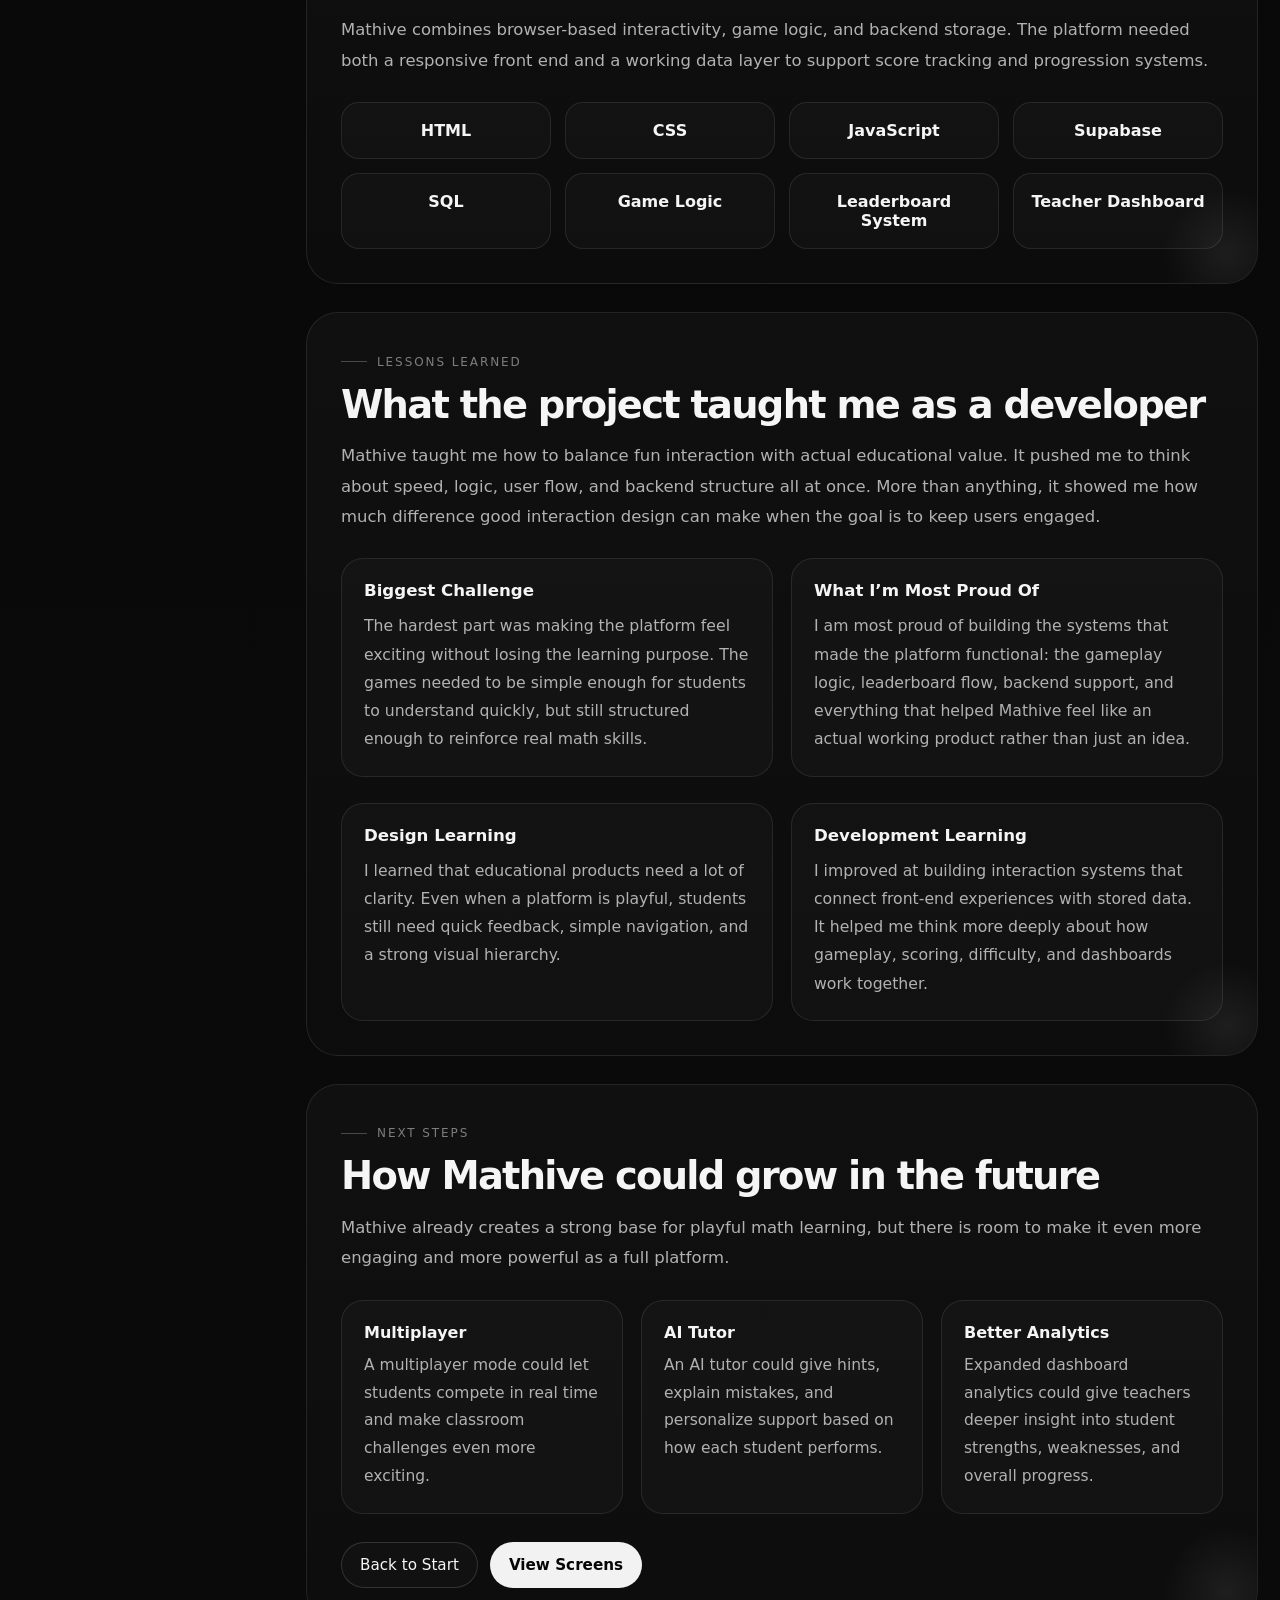
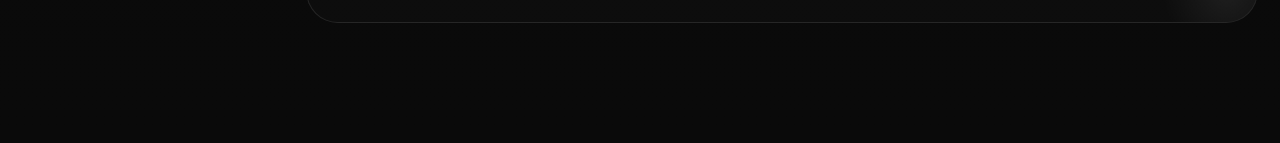
<file: P2.html>
<!DOCTYPE html>
<html lang="en">
<head>
  <meta charset="UTF-8" />
  <meta name="viewport" content="width=device-width, initial-scale=1.0" />
  <title>Mathive — Case Study</title>
  <meta name="description" content="Mathive case study — an interactive Grade 4 math learning platform with mini games, competition, and teacher tools." />
  <style>
    :root{
      --bg:#050505;
      --bg-2:#0a0a0a;
      --panel:rgba(255,255,255,.04);
      --panel-2:rgba(255,255,255,.06);
      --line:rgba(255,255,255,.09);
      --line-2:rgba(255,255,255,.14);
      --text:#f5f5f5;
      --muted:#b2b2b2;
      --soft:#7e7e7e;
      --white:#ffffff;
      --shadow:0 20px 60px rgba(0,0,0,.36);
      --radius:28px;
      --radius-sm:18px;
      --max:1360px;
      --nav-w:250px;
      --ease:cubic-bezier(.22,1,.36,1);
    }

    *{margin:0;padding:0;box-sizing:border-box}
    html{scroll-behavior:smooth}
    body{
      font-family:Inter,ui-sans-serif,system-ui,-apple-system,BlinkMacSystemFont,"Segoe UI",sans-serif;
      background:
        radial-gradient(circle at 12% 8%, rgba(255,255,255,.06), transparent 18%),
        radial-gradient(circle at 86% 12%, rgba(255,255,255,.04), transparent 18%),
        linear-gradient(180deg, #030303 0%, #0a0a0a 100%);
      color:var(--text);
      min-height:100vh;
      overflow-x:hidden;
    }

    a{color:inherit;text-decoration:none}
    img{max-width:100%;display:block}
    ul{list-style:none}

    .grid-overlay{
      position:fixed;
      inset:0;
      pointer-events:none;
      opacity:.065;
      background-image:
        linear-gradient(rgba(255,255,255,.05) 1px, transparent 1px),
        linear-gradient(90deg, rgba(255,255,255,.05) 1px, transparent 1px);
      background-size:30px 30px;
      mask-image:linear-gradient(to bottom, rgba(0,0,0,.95), rgba(0,0,0,.18));
      z-index:0;
    }

    .scroll-progress{
      position:fixed;
      top:0;
      left:0;
      width:100%;
      height:3px;
      background:#fff;
      transform:scaleX(0);
      transform-origin:left center;
      z-index:500;
    }

    .loader{
      position:fixed;
      inset:0;
      z-index:9999;
      background:#020202;
      display:grid;
      place-items:center;
      transition:opacity .75s var(--ease), visibility .75s var(--ease);
    }
    .loader.hide{opacity:0;visibility:hidden}
    .loader-inner{width:min(90vw, 520px)}
    .loader-kicker{
      color:var(--muted);
      font-size:.8rem;
      letter-spacing:.18em;
      text-transform:uppercase;
      margin-bottom:14px;
    }
    .loader-title{
      display:grid;
      gap:0;
      font-size:clamp(2.8rem, 10vw, 5.5rem);
      font-weight:900;
      line-height:.88;
      letter-spacing:-.08em;
      margin-bottom:22px;
    }
    .loader-bar-wrap{
      height:12px;
      border-radius:999px;
      overflow:hidden;
      border:1px solid var(--line);
      background:rgba(255,255,255,.04);
    }
    .loader-bar{
      width:0%;
      height:100%;
      background:linear-gradient(90deg, #fff, #8f8f8f 60%, #fff);
    }
    .loader-meta{
      margin-top:12px;
      display:flex;
      justify-content:space-between;
      gap:14px;
      color:var(--muted);
      font-size:.78rem;
      letter-spacing:.16em;
      text-transform:uppercase;
    }

    .topbar{
      position:sticky;
      top:0;
      z-index:150;
      backdrop-filter:blur(14px);
      background:rgba(7,7,7,.72);
      border-bottom:1px solid var(--line);
    }
    .topbar-inner{
      max-width:var(--max);
      margin:0 auto;
      padding:16px 22px;
      display:flex;
      align-items:center;
      justify-content:space-between;
      gap:20px;
    }
    .brand{
      display:flex;
      align-items:center;
      gap:12px;
      font-weight:700;
      letter-spacing:.08em;
      text-transform:uppercase;
      font-size:.86rem;
    }
    .brand-mark{
      width:10px;
      height:10px;
      border-radius:50%;
      background:#fff;
      box-shadow:0 0 16px rgba(255,255,255,.4);
    }
    .top-actions{display:flex;align-items:center;gap:12px;flex-wrap:wrap}
    .btn{
      display:inline-flex;
      align-items:center;
      justify-content:center;
      min-height:46px;
      padding:0 18px;
      border-radius:999px;
      border:1px solid var(--line-2);
      background:rgba(255,255,255,.02);
      color:var(--text);
      transition:.3s var(--ease);
      font-size:.95rem;
    }
    .btn:hover{
      transform:translateY(-2px);
      border-color:rgba(255,255,255,.24);
      box-shadow:0 10px 26px rgba(255,255,255,.06);
      background:rgba(255,255,255,.045);
    }
    .btn.primary{
      background:#f2f2f2;
      color:#050505;
      border-color:transparent;
      font-weight:700;
    }
    .btn.primary:hover{box-shadow:0 10px 30px rgba(255,255,255,.14)}
    .live-btn{display:inline-flex;align-items:center;gap:8px}
    .live-btn .arrow{transition:transform .3s var(--ease)}
    .live-btn:hover .arrow{transform:translate(4px,-4px)}

    .page{
      position:relative;
      z-index:1;
      max-width:var(--max);
      margin:0 auto;
      padding:0 22px 120px;
    }

    .hero{
      min-height:92vh;
      display:grid;
      align-items:end;
      padding:72px 0 44px;
    }
    .hero-card{
      position:relative;
      overflow:hidden;
      border:1px solid var(--line);
      border-radius:36px;
      background:
        radial-gradient(circle at 80% 18%, rgba(255,255,255,.09), transparent 20%),
        linear-gradient(180deg, rgba(255,255,255,.05), rgba(255,255,255,.015));
      box-shadow:var(--shadow);
      padding:38px;
      isolation:isolate;
    }
    .hero-card::after{
      content:"";
      position:absolute;
      width:260px;
      height:260px;
      right:-60px;
      top:-80px;
      background:radial-gradient(circle, rgba(255,255,255,.12), transparent 65%);
      filter:blur(18px);
      z-index:-1;
    }
    .hero-top{display:flex;flex-wrap:wrap;gap:12px;margin-bottom:30px}
    .chip{
      display:inline-flex;
      align-items:center;
      gap:10px;
      padding:10px 14px;
      border-radius:999px;
      background:rgba(255,255,255,.03);
      border:1px solid var(--line);
      color:var(--muted);
      font-size:.86rem;
      backdrop-filter:blur(8px);
    }
    .chip .dot{
      width:7px;
      height:7px;
      border-radius:50%;
      background:#fff;
      box-shadow:0 0 12px rgba(255,255,255,.35);
    }
    .hero-grid{
      display:grid;
      grid-template-columns:1.08fr .92fr;
      gap:34px;
      align-items:end;
    }
    .hero-copy h1{
      font-size:clamp(3.2rem, 8vw, 7.2rem);
      line-height:.9;
      letter-spacing:-.07em;
      margin-bottom:18px;
    }
    .hero-copy p{
      max-width:700px;
      font-size:1.08rem;
      line-height:1.8;
      color:var(--muted);
      margin-bottom:26px;
    }
    .cta{margin-top:28px;display:flex;gap:12px;flex-wrap:wrap}
    .hero-stats{
      display:grid;
      grid-template-columns:repeat(3, 1fr);
      gap:14px;
      margin-top:26px;
    }
    .stat{
      border:1px solid var(--line);
      border-radius:22px;
      padding:18px;
      background:rgba(255,255,255,.02);
      min-height:112px;
    }
    .stat-label{
      font-size:.77rem;
      text-transform:uppercase;
      letter-spacing:.14em;
      color:var(--soft);
      margin-bottom:14px;
    }
    .stat-value{
      font-size:1.35rem;
      font-weight:700;
      line-height:1.2;
      letter-spacing:-.03em;
    }

    .hero-visual{display:flex;justify-content:flex-end;align-items:flex-end}
    .device{
      width:100%;
      max-width:500px;
      aspect-ratio:4 / 5;
      border-radius:36px;
      border:1px solid var(--line);
      background:
        linear-gradient(180deg, rgba(255,255,255,.06), rgba(255,255,255,.02)),
        linear-gradient(145deg, #0f0f0f, #161616);
      position:relative;
      overflow:hidden;
      box-shadow:0 24px 60px rgba(0,0,0,.45);
      transition:transform .18s ease-out;
    }
    .device::before{
      content:"";
      position:absolute;
      inset:0;
      background:
        radial-gradient(circle at 75% 20%, rgba(255,255,255,.1), transparent 20%),
        linear-gradient(180deg, rgba(255,255,255,.02), rgba(0,0,0,.2));
    }
    .device-ui{
      position:absolute;
      inset:18px;
      display:grid;
      grid-template-rows:auto auto 1fr auto;
      gap:14px;
      padding:18px;
      border-radius:28px;
      border:1px solid rgba(255,255,255,.08);
      background:rgba(8,8,8,.68);
      backdrop-filter:blur(14px);
    }
    .device-top{display:flex;align-items:center;justify-content:space-between;gap:12px}
    .device-title{font-weight:700;font-size:1rem}
    .device-badge{
      padding:7px 10px;
      border-radius:999px;
      font-size:.78rem;
      color:var(--muted);
      border:1px solid var(--line);
      background:rgba(255,255,255,.03);
    }
    .device-map{
      border:1px solid var(--line);
      border-radius:22px;
      padding:18px;
      background:rgba(255,255,255,.03);
      min-height:120px;
      position:relative;
      overflow:hidden;
    }
    .device-map::before{
      content:"";
      position:absolute;
      inset:0;
      background-image:
        linear-gradient(rgba(255,255,255,.07) 1px, transparent 1px),
        linear-gradient(90deg, rgba(255,255,255,.07) 1px, transparent 1px);
      background-size:24px 24px;
      opacity:.35;
    }
    .route-line{
      position:absolute;
      left:14%;
      top:52%;
      width:60%;
      height:2px;
      background:#fff;
      transform:rotate(8deg);
      box-shadow:0 0 10px rgba(255,255,255,.35);
    }
    .route-dot{
      position:absolute;
      width:12px;
      height:12px;
      border-radius:50%;
      background:#fff;
      box-shadow:0 0 12px rgba(255,255,255,.35);
    }
    .route-dot.start{left:12%;top:48%}
    .route-dot.end{right:12%;top:58%}
    .device-lines{display:grid;gap:12px;align-content:start}
    .device-lines span{
      display:block;
      height:12px;
      border-radius:999px;
      background:linear-gradient(90deg, rgba(255,255,255,.15), rgba(255,255,255,.05));
    }
    .device-lines span:nth-child(1){width:82%}
    .device-lines span:nth-child(2){width:64%}
    .device-lines span:nth-child(3){width:92%}
    .device-cards{display:grid;grid-template-columns:1fr 1fr;gap:10px}
    .device-cards div{
      min-height:54px;
      border-radius:16px;
      border:1px solid var(--line);
      background:rgba(255,255,255,.03);
    }

    .content-wrap{
      display:grid;
      grid-template-columns:var(--nav-w) minmax(0, 1fr);
      gap:34px;
      align-items:start;
      margin-top:42px;
    }
    .side-nav{
      position:sticky;
      top:92px;
      border:1px solid var(--line);
      background:rgba(255,255,255,.02);
      border-radius:24px;
      padding:18px;
      backdrop-filter:blur(14px);
    }
    .side-nav-title{
      font-size:.76rem;
      letter-spacing:.16em;
      text-transform:uppercase;
      color:var(--soft);
      margin-bottom:16px;
    }
    .side-nav ul{display:grid;gap:8px}
    .side-nav a{
      display:flex;
      align-items:center;
      gap:12px;
      min-height:42px;
      padding:10px 12px;
      border-radius:14px;
      color:var(--muted);
      border:1px solid transparent;
      transition:.25s var(--ease);
      font-size:.94rem;
    }
    .side-nav a::before{
      content:"";
      width:7px;
      height:7px;
      border-radius:50%;
      background:rgba(255,255,255,.18);
      transition:.25s var(--ease);
      flex:0 0 auto;
    }
    .side-nav a:hover{
      color:var(--white);
      background:rgba(255,255,255,.03);
      border-color:var(--line);
      transform:translateX(4px);
    }
    .side-nav a.active{
      color:var(--white);
      background:rgba(255,255,255,.06);
      border-color:rgba(255,255,255,.14);
    }
    .side-nav a.active::before{
      background:#fff;
      box-shadow:0 0 14px rgba(255,255,255,.35);
    }

    .main{display:grid;gap:28px}
    .section{
      position:relative;
      border:1px solid var(--line);
      border-radius:32px;
      padding:34px;
      background:linear-gradient(180deg, rgba(255,255,255,.03), rgba(255,255,255,.015));
      overflow:hidden;
    }
    .section::after{
      content:"";
      position:absolute;
      inset:auto -40px -40px auto;
      width:140px;
      height:140px;
      background:radial-gradient(circle, rgba(255,255,255,.07), transparent 65%);
      pointer-events:none;
    }
    .eyebrow{
      display:inline-flex;
      align-items:center;
      gap:10px;
      margin-bottom:16px;
      color:var(--soft);
      font-size:.75rem;
      letter-spacing:.16em;
      text-transform:uppercase;
    }
    .eyebrow::before{content:"";width:26px;height:1px;background:rgba(255,255,255,.24)}
    .section h2{
      font-size:clamp(1.9rem, 3vw, 2.9rem);
      line-height:1.05;
      letter-spacing:-.045em;
      margin-bottom:16px;
    }
    .section p{
      font-size:1.03rem;
      line-height:1.85;
      color:var(--muted);
      max-width:920px;
    }
    .two-col{
      display:grid;
      grid-template-columns:1fr 1fr;
      gap:18px;
      margin-top:26px;
    }
    .mini-card{
      border:1px solid var(--line);
      border-radius:22px;
      padding:22px;
      background:rgba(255,255,255,.025);
    }
    .mini-card h3{font-size:1.04rem;margin-bottom:12px}
    .mini-card p{font-size:.98rem;color:var(--muted);line-height:1.8}

    .team-list,.role-list{display:grid;gap:10px;margin-top:18px}
    .team-list li,.role-list li{
      padding:12px 14px;
      border:1px solid var(--line);
      border-radius:14px;
      background:rgba(255,255,255,.025);
      color:var(--muted);
      line-height:1.6;
    }
    .role-list li{color:var(--text)}

    .list{display:grid;gap:14px;margin-top:24px}
    .list li{
      display:grid;
      grid-template-columns:28px 1fr;
      gap:14px;
      align-items:start;
      padding:16px 0;
      border-top:1px solid var(--line);
    }
    .list li:first-child{border-top:none;padding-top:0}
    .list-num{
      width:28px;
      height:28px;
      border-radius:50%;
      display:grid;
      place-items:center;
      font-size:.82rem;
      font-weight:700;
      color:#050505;
      background:#f2f2f2;
      box-shadow:0 8px 18px rgba(255,255,255,.12);
    }
    .list h4{font-size:1rem;margin-bottom:6px}
    .list p{font-size:.98rem;line-height:1.8}

    .feature-grid{
      display:grid;
      grid-template-columns:repeat(2, 1fr);
      gap:18px;
      margin-top:26px;
    }
    .feature{
      position:relative;
      overflow:hidden;
      border-radius:22px;
      border:1px solid var(--line);
      padding:22px;
      min-height:190px;
      background:linear-gradient(180deg, rgba(255,255,255,.03), rgba(255,255,255,.015));
      transition:.35s var(--ease);
    }
    .feature:hover{
      transform:translateY(-6px);
      border-color:rgba(255,255,255,.18);
      box-shadow:0 18px 40px rgba(0,0,0,.28);
    }
    .feature-icon{
      width:46px;
      height:46px;
      border-radius:14px;
      display:grid;
      place-items:center;
      font-size:1.05rem;
      margin-bottom:18px;
      background:rgba(255,255,255,.07);
      border:1px solid rgba(255,255,255,.1);
    }
    .feature h3{font-size:1.05rem;margin-bottom:10px}
    .feature p{font-size:.98rem;line-height:1.8}

    .gallery{
      display:grid;
      grid-template-columns:1.2fr .8fr;
      gap:18px;
      margin-top:26px;
    }
    .gallery-stack{display:grid;gap:18px}
    .shot{
      position:relative;
      overflow:hidden;
      border-radius:28px;
      border:1px solid var(--line);
      background:linear-gradient(135deg, #0d0d0d, #151515);
      min-height:280px;
      transition:.4s var(--ease);
    }
    .shot.large{min-height:578px}
    .shot:hover{
      transform:translateY(-5px);
      border-color:rgba(255,255,255,.18);
      box-shadow:0 20px 44px rgba(0,0,0,.32);
    }
    .shot-img{
      position:absolute;
      inset:0;
      width:100%;
      height:100%;
      object-fit:contain;
      display:block;
      padding:18px;
      background:#0b0b0b;
    }
    .shot-label{
      position:absolute;
      left:16px;
      right:16px;
      bottom:16px;
      padding:14px 16px;
      border-radius:18px;
      background:rgba(8,8,8,.72);
      border:1px solid rgba(255,255,255,.08);
      backdrop-filter:blur(12px);
    }
    .shot-label strong{display:block;margin-bottom:5px;font-size:.98rem}
    .shot-label span{color:var(--muted);font-size:.9rem}

    .tech-grid{
      display:grid;
      grid-template-columns:repeat(4, 1fr);
      gap:14px;
      margin-top:26px;
    }
    .tech{
      padding:18px 16px;
      border-radius:18px;
      border:1px solid var(--line);
      background:rgba(255,255,255,.025);
      text-align:center;
      font-weight:600;
      transition:.25s var(--ease);
    }
    .tech:hover{transform:translateY(-4px);border-color:rgba(255,255,255,.18)}

    .quote{
      margin-top:24px;
      border-left:2px solid rgba(255,255,255,.35);
      padding:10px 0 10px 16px;
      color:#dddddd;
      font-size:1.04rem;
      line-height:1.8;
    }

    .next-grid{
      display:grid;
      grid-template-columns:repeat(3, 1fr);
      gap:18px;
      margin-top:26px;
    }
    .next-card{
      border:1px solid var(--line);
      border-radius:22px;
      padding:22px;
      background:rgba(255,255,255,.025);
    }
    .next-card h3{margin-bottom:10px;font-size:1rem}
    .next-card p{font-size:.97rem;line-height:1.8}

    .footer{
      margin-top:28px;
      border:1px solid var(--line);
      border-radius:28px;
      padding:24px;
      text-align:center;
      color:var(--muted);
      background:rgba(255,255,255,.02);
    }

    .reveal{
      opacity:0;
      transform:translateY(24px);
      transition:opacity .75s var(--ease), transform .75s var(--ease);
    }
    .reveal.show{opacity:1;transform:translateY(0)}

    @media (max-width: 1100px){
      .hero-grid,.content-wrap,.gallery,.two-col{grid-template-columns:1fr}
      .hero-visual{justify-content:flex-start}
      .side-nav{position:relative;top:auto}
      .tech-grid{grid-template-columns:repeat(2, 1fr)}
      .next-grid,.feature-grid{grid-template-columns:1fr 1fr}
      .hero-stats{grid-template-columns:1fr}
    }

    @media (max-width: 720px){
      .page{padding:0 14px 90px}
      .topbar-inner{padding:14px;align-items:flex-start;flex-direction:column}
      .hero-card,.section{padding:22px;border-radius:24px}
      .hero{min-height:auto;padding:34px 0 18px}
      .hero-copy h1{font-size:clamp(2.5rem, 15vw, 4.2rem)}
      .feature-grid,.next-grid,.tech-grid{grid-template-columns:1fr}
      .btn{width:100%}
      .top-actions{width:100%}
      .top-actions a{flex:1}
      .device{aspect-ratio:4 / 4.5}
    }
  </style>
</head>
<body>
  <div class="loader" id="loader">
    <div class="loader-inner">
      <div class="loader-kicker">Loading case study</div>
      <div class="loader-title">
        <span>MATH</span>
        <span>IVE</span>
      </div>
      <div class="loader-bar-wrap">
        <div class="loader-bar" id="loaderBar"></div>
      </div>
      <div class="loader-meta">
        <span>Game-based math learning</span>
        <span id="loaderPercent">0%</span>
      </div>
    </div>
  </div>

  <div class="grid-overlay"></div>
  <div class="scroll-progress" id="scrollProgress"></div>

  <header class="topbar">
    <div class="topbar-inner">
      <div class="brand">
        <a href="../index.html" class="btn" style="min-height:36px;padding:0 14px;font-size:.85rem;">← Back</a>
        <span class="brand-mark"></span>
        <span>Moztabir Islam</span>
      </div>

      <div class="top-actions">
        <a href="#overview" class="btn">Project Overview</a>
        <a href="#screens" class="btn">
          View Screens
          <span class="arrow">↓</span>
        </a>
        <a href="https://moztabir.github.io/Game/" class="btn primary live-btn">
          Live Project
          <span class="arrow">➶</span>
        </a>
      </div>
    </div>
  </header>

  <main class="page">
    <section class="hero reveal">
      <div class="hero-card">
        <div class="hero-top">
          <span class="chip"><span class="dot"></span> Game-Based Learning</span>
          <span class="chip"><span class="dot"></span> Front-End Development</span>
          <span class="chip"><span class="dot"></span> Supabase Backend</span>
        </div>

        <div class="hero-grid">
          <div class="hero-copy">
            <h1>Mathive</h1>
            <p>
              Mathive is an interactive, web-based Grade 4 math learning platform designed to make mathematics more engaging, accessible, and enjoyable. Instead of traditional worksheets, the platform turns math practice into fast-paced mini games with competition, rewards, and progress systems that keep students motivated.
            </p>

            <div class="cta">
              <a href="#overview" class="btn primary">Start Reading</a>
              <a href="#features" class="btn">Key Features</a>
            </div>

            <div class="hero-stats">
              <div class="stat">
                <div class="stat-label">Role</div>
                <div class="stat-value">Development / Logic / Backend</div>
              </div>
              <div class="stat">
                <div class="stat-label">Project Type</div>
                <div class="stat-value">Grade 4 Learning Platform</div>
              </div>
              <div class="stat">
                <div class="stat-label">Focus</div>
                <div class="stat-value">Engagement + Learning + Competition</div>
              </div>
            </div>
          </div>

          <div class="hero-visual">
            <div class="device" id="device">
              <div class="device-ui">
                <div class="device-top">
                  <div class="device-title">Mathive Dashboard</div>
                  <div class="device-badge">Prototype</div>
                </div>

                <div class="device-map">
                  <div class="route-dot start"></div>
                  <div class="route-line"></div>
                  <div class="route-dot end"></div>
                </div>

                <div class="device-lines">
                  <span></span>
                  <span></span>
                  <span></span>
                </div>

                <div class="device-cards">
                  <div></div>
                  <div></div>
                  <div></div>
                  <div></div>
                </div>
              </div>
            </div>
          </div>
        </div>
      </div>
    </section>

    <div class="content-wrap">
      <aside class="side-nav reveal">
        <div class="side-nav-title">Contents</div>
        <ul>
          <li><a href="#overview" class="active">Overview</a></li>
          <li><a href="#role">My Role</a></li>
          <li><a href="#problem">Problem</a></li>
          <li><a href="#solution">Solution</a></li>
          <li><a href="#process">Process</a></li>
          <li><a href="#features">Features</a></li>
          <li><a href="#games">Games</a></li>
          <li><a href="#screens">Screens</a></li>
          <li><a href="#tech">Tech Stack</a></li>
          <li><a href="#learnings">Learnings</a></li>
          <li><a href="#next">Next Steps</a></li>
        </ul>
      </aside>

      <div class="main">
        <section class="section reveal" id="overview">
          <div class="eyebrow">Project Overview</div>
          <h2>A playful learning platform built to make math feel less like work</h2>
          <p>
            Mathive focuses on developing an interactive Grade 4 math learning platform that makes numeracy more enjoyable through colorful presentation, competition, and game-like interaction. The platform is designed to support both solo learning and competitive play while keeping navigation simple and accessible for younger students.
          </p>

          <div class="two-col">
            <div class="mini-card">
              <h3>What the project is</h3>
              <p>
                Mathive is a web-based platform with mini math games that reinforce addition, subtraction, multiplication, division, pattern recognition, and word problems. Students log in, choose how they want to learn, and then practice through short, interactive activities instead of static exercises.
              </p>
            </div>
            <div class="mini-card">
              <h3>Why I built it</h3>
              <p>
                A lot of kids find math boring, slow, and repetitive. The goal of Mathive was to turn that experience into something faster, more rewarding, and more engaging by making learning feel more like playing.
              </p>
            </div>
          </div>
        </section>

        <section class="section reveal" id="role">
          <div class="eyebrow">My Role</div>
          <h2>I built the system that made the platform actually work</h2>
          <p>
            I handled everything except the UI design. My main work focused on the front-end logic, gameplay functionality, leaderboard systems, data handling, and backend integration. That meant taking the concept and turning it into a working learning platform with real interaction, progression, and stored results.
          </p>

          <div class="two-col">
            <div class="mini-card">
              <h3>What I worked on</h3>
              <ul class="role-list">
                <li>Built gameplay logic for the math mini games</li>
                <li>Created score tracking and timer systems</li>
                <li>Integrated leaderboard functionality</li>
                <li>Worked with Supabase and SQL for data storage</li>
                <li>Helped structure teacher dashboard functionality</li>
              </ul>
            </div>
            <div class="mini-card">
              <h3>My contribution</h3>
              <p>
                My role was about functionality and system structure. I focused on making Mathive feel like a real product instead of just a visual concept by making sure the games, competition flow, and backend systems all connected properly.
              </p>
            </div>
          </div>
        </section>

        <section class="section reveal" id="problem">
          <div class="eyebrow">The Problem</div>
          <h2>Math learning can feel repetitive, unmotivating, and disconnected from how kids like to learn</h2>
          <p>
            For many students, traditional math practice feels too static. Worksheets and routine exercises often do not provide enough energy, challenge, or immediate reward. That makes it harder to keep students engaged, especially when the subject already feels intimidating.
          </p>

          <ul class="list">
            <li>
              <div class="list-num">1</div>
              <div>
                <h4>Low engagement</h4>
                <p>
                  Kids can lose interest quickly when math feels repetitive and visually flat. Without interaction, it becomes harder to keep their attention.
                </p>
              </div>
            </li>
            <li>
              <div class="list-num">2</div>
              <div>
                <h4>Not enough motivation</h4>
                <p>
                  Traditional exercises do not always give students a reason to push themselves. There is often no strong sense of progress, reward, or challenge.
                </p>
              </div>
            </li>
            <li>
              <div class="list-num">3</div>
              <div>
                <h4>Different learning preferences</h4>
                <p>
                  Some students prefer quiet practice while others perform better when they can compete. A good platform should support both styles without making the learning experience confusing.
                </p>
              </div>
            </li>
          </ul>
        </section>

        <section class="section reveal" id="solution">
          <div class="eyebrow">The Solution</div>
          <h2>A game-based platform that turns math practice into fast, rewarding interaction</h2>
          <p>
            Mathive solves this by mixing core Grade 4 math skills with gameplay systems like timers, leaderboards, difficulty modes, and challenge loops. Students can either play solo at their own pace or take part in competitive experiences that make learning feel more exciting.
          </p>

          <div class="quote">
            “The goal was to make math feel less like a worksheet and more like something students actually want to play.”
          </div>

          <div class="two-col">
            <div class="mini-card">
              <h3>Design Goal</h3>
              <p>
                Build a playful, clear, and kid-friendly platform with smooth navigation, visual energy, and simple interactions that students can understand quickly.
              </p>
            </div>
            <div class="mini-card">
              <h3>User Goal</h3>
              <p>
                Help students improve math skills through short and rewarding practice sessions, while giving them a reason to stay engaged through progress, challenge, and competition.
              </p>
            </div>
          </div>
        </section>

        <section class="section reveal" id="process">
          <div class="eyebrow">Process</div>
          <h2>From learning concept to a working mini-game platform</h2>
          <p>
            The project started with the idea of making Grade 4 numeracy more interactive, then grew into a system with multiple game modes, backend support, and teacher-focused features. The process involved identifying skill areas, designing game loops, building data systems, and making sure everything felt fast and usable.
          </p>

          <ul class="list">
            <li>
              <div class="list-num">1</div>
              <div>
                <h4>Defining the learning goals</h4>
                <p>
                  We identified the Grade 4 numeracy skills the platform should target, including arithmetic, graph reading, factoring, and measurement-based problem solving.
                </p>
              </div>
            </li>
            <li>
              <div class="list-num">2</div>
              <div>
                <h4>Designing the game structure</h4>
                <p>
                  Each mini game was planned around speed, clarity, and simple rules so students could jump in quickly without needing complex instructions.
                </p>
              </div>
            </li>
            <li>
              <div class="list-num">3</div>
              <div>
                <h4>Building logic and systems</h4>
                <p>
                  My work focused on connecting gameplay logic with scoring, timers, difficulty modes, and backend data so the experience felt complete and functional.
                </p>
              </div>
            </li>
            <li>
              <div class="list-num">4</div>
              <div>
                <h4>Competition and progression</h4>
                <p>
                  The leaderboard and dashboard ideas helped shape the platform into something more than just isolated games by adding progression, review, and comparison.
                </p>
              </div>
            </li>
            <li>
              <div class="list-num">5</div>
              <div>
                <h4>Iteration and improvement</h4>
                <p>
                  As the project developed, the platform became more focused on balancing fun and actual learning value. The challenge was making it playful without losing the educational purpose.
                </p>
              </div>
            </li>
          </ul>
        </section>

        <section class="section reveal" id="features">
          <div class="eyebrow">Key Features</div>
          <h2>Designed to keep students learning while keeping the platform exciting</h2>
          <p>
            Mathive combines educational structure with competitive and interactive features so the platform feels active instead of passive.
          </p>

          <div class="feature-grid">
            <div class="feature">
              <div class="feature-icon">01</div>
              <h3>Timed Gameplay</h3>
              <p>
                Fast rounds make students think quickly and stay engaged. This helps create energy and challenge while keeping sessions short and focused.
              </p>
            </div>

            <div class="feature">
              <div class="feature-icon">02</div>
              <h3>Leaderboard</h3>
              <p>
                A leaderboard adds competition and gives students a reason to improve. It also helps make progress more visible and rewarding.
              </p>
            </div>

            <div class="feature">
              <div class="feature-icon">03</div>
              <h3>Difficulty Modes</h3>
              <p>
                Different difficulty options allow students to play at the level that suits them best while still giving room to improve.
              </p>
            </div>

            <div class="feature">
              <div class="feature-icon">04</div>
              <h3>Teacher Dashboard</h3>
              <p>
                The platform includes ideas for a teacher view where performance, scores, and student progress can be reviewed more easily.
              </p>
            </div>
          </div>
        </section>

        <section class="section reveal" id="games">
          <div class="eyebrow">Mini Games</div>
          <h2>A set of quick activities built around core Grade 4 numeracy skills</h2>
          <p>
            The core of Mathive is a set of mini games designed to reinforce skills while keeping the experience playful and competitive.
          </p>

          <div class="feature-grid">
            <div class="feature">
              <div class="feature-icon">01</div>
              <h3>Dice Addition</h3>
              <p>Players solve fast addition challenges using randomized dice values under time pressure.</p>
            </div>
            <div class="feature">
              <div class="feature-icon">02</div>
              <h3>Bar Graph Battle</h3>
              <p>Students answer graph-based questions quickly to strengthen interpretation and comparison skills.</p>
            </div>
            <div class="feature">
              <div class="feature-icon">03</div>
              <h3>Factor Smash</h3>
              <p>A quick-reaction factor game that turns multiplication and number relationships into something more active.</p>
            </div>
            <div class="feature">
              <div class="feature-icon">04</div>
              <h3>Area Attack</h3>
              <p>Players solve area-based challenges that help connect measurement concepts with interactive play.</p>
            </div>
            <div class="feature">
              <div class="feature-icon">05</div>
              <h3>Perimeter Panic</h3>
              <p>A perimeter-focused challenge designed to make problem solving feel faster and more engaging.</p>
            </div>
          </div>
        </section>

        <section class="section reveal" id="screens">
          <div class="eyebrow">Screens & Visuals</div>
          <h2>Main platform moments, game previews, and interface views</h2>
          <p>
            Replace these placeholders with your final screenshots later. For now, this section is structured to match the same layout style as Chown Town.
          </p>

          <div class="gallery">
            <div class="shot large">
              <img src="../assets/img/projects/mathive-main.png" alt="Mathive main page placeholder" class="shot-img">
              <div class="shot-label">
                <strong>Main Platform View</strong>
                <span>The homepage where students choose modes, games, and start their learning session.</span>
              </div>
            </div>

            <div class="gallery-stack">
              <div class="shot">
                <img src="../assets/img/projects/mathive-game.png" alt="Mathive game placeholder" class="shot-img">
                <div class="shot-label">
                  <strong>Game Interface</strong>
                  <span>A preview of one of the mini games with timer, score, and interaction loop.</span>
                </div>
              </div>

              <div class="shot large">
                <img src="../assets/img/projects/mathive-dashboard.png" alt="Mathive dashboard placeholder" class="shot-img">
                <div class="shot-label">
                  <strong>Teacher / Progress View</strong>
                  <span>A screen for tracking results, scores, and future dashboard features.</span>
                </div>
              </div>
            </div>
          </div>
        </section>

        <section class="section reveal" id="tech">
          <div class="eyebrow">Tech Stack</div>
          <h2>Tools used to build Mathive</h2>
          <p>
            Mathive combines browser-based interactivity, game logic, and backend storage. The platform needed both a responsive front end and a working data layer to support score tracking and progression systems.
          </p>

          <div class="tech-grid">
            <div class="tech">HTML</div>
            <div class="tech">CSS</div>
            <div class="tech">JavaScript</div>
            <div class="tech">Supabase</div>
            <div class="tech">SQL</div>
            <div class="tech">Game Logic</div>
            <div class="tech">Leaderboard System</div>
            <div class="tech">Teacher Dashboard</div>
          </div>
        </section>

        <section class="section reveal" id="learnings">
          <div class="eyebrow">Lessons Learned</div>
          <h2>What the project taught me as a developer</h2>
          <p>
            Mathive taught me how to balance fun interaction with actual educational value. It pushed me to think about speed, logic, user flow, and backend structure all at once. More than anything, it showed me how much difference good interaction design can make when the goal is to keep users engaged.
          </p>

          <div class="two-col">
            <div class="mini-card">
              <h3>Biggest Challenge</h3>
              <p>
                The hardest part was making the platform feel exciting without losing the learning purpose. The games needed to be simple enough for students to understand quickly, but still structured enough to reinforce real math skills.
              </p>
            </div>
            <div class="mini-card">
              <h3>What I’m Most Proud Of</h3>
              <p>
                I am most proud of building the systems that made the platform functional: the gameplay logic, leaderboard flow, backend support, and everything that helped Mathive feel like an actual working product rather than just an idea.
              </p>
            </div>
          </div>

          <div class="two-col">
            <div class="mini-card">
              <h3>Design Learning</h3>
              <p>
                I learned that educational products need a lot of clarity. Even when a platform is playful, students still need quick feedback, simple navigation, and a strong visual hierarchy.
              </p>
            </div>
            <div class="mini-card">
              <h3>Development Learning</h3>
              <p>
                I improved at building interaction systems that connect front-end experiences with stored data. It helped me think more deeply about how gameplay, scoring, difficulty, and dashboards work together.
              </p>
            </div>
          </div>
        </section>

        <section class="section reveal" id="next">
          <div class="eyebrow">Next Steps</div>
          <h2>How Mathive could grow in the future</h2>
          <p>
            Mathive already creates a strong base for playful math learning, but there is room to make it even more engaging and more powerful as a full platform.
          </p>

          <div class="next-grid">
            <div class="next-card">
              <h3>Multiplayer</h3>
              <p>
                A multiplayer mode could let students compete in real time and make classroom challenges even more exciting.
              </p>
            </div>
            <div class="next-card">
              <h3>AI Tutor</h3>
              <p>
                An AI tutor could give hints, explain mistakes, and personalize support based on how each student performs.
              </p>
            </div>
            <div class="next-card">
              <h3>Better Analytics</h3>
              <p>
                Expanded dashboard analytics could give teachers deeper insight into student strengths, weaknesses, and overall progress.
              </p>
            </div>
          </div>

          <div class="cta">
            <a href="#overview" class="btn">Back to Start</a>
            <a href="#screens" class="btn primary">View Screens</a>
          </div>
        </section>
      </div>
    </div>
  </main>

  <script>
    const loader = document.getElementById('loader');
    const loaderBar = document.getElementById('loaderBar');
    const loaderPercent = document.getElementById('loaderPercent');
    const progressBar = document.getElementById('scrollProgress');

    function fakeLoader() {
      let progress = 0;
      const timer = setInterval(() => {
        progress += Math.random() * 13;
        if (progress >= 100) {
          progress = 100;
          clearInterval(timer);
          setTimeout(() => loader.classList.add('hide'), 350);
        }
        loaderBar.style.width = progress + '%';
        loaderPercent.textContent = Math.floor(progress) + '%';
      }, 90);
    }

    window.addEventListener('load', () => {
      fakeLoader();
    });

    const revealEls = document.querySelectorAll('.reveal');
    const revealObserver = new IntersectionObserver((entries) => {
      entries.forEach(entry => {
        if(entry.isIntersecting){
          entry.target.classList.add('show');
        }
      });
    }, { threshold: 0.12 });
    revealEls.forEach(el => revealObserver.observe(el));

    const sections = document.querySelectorAll('.section');
    const navLinks = document.querySelectorAll('.side-nav a');
    const sectionObserver = new IntersectionObserver((entries) => {
      entries.forEach(entry => {
        if(entry.isIntersecting){
          const id = entry.target.getAttribute('id');
          navLinks.forEach(link => {
            link.classList.remove('active');
            if(link.getAttribute('href') === '#' + id){
              link.classList.add('active');
            }
          });
        }
      });
    }, {
      rootMargin: '-30% 0px -55% 0px',
      threshold: 0.1
    });
    sections.forEach(section => sectionObserver.observe(section));

    const device = document.getElementById('device');
    window.addEventListener('mousemove', (e) => {
      if(!device || window.innerWidth <= 1100) return;
      const x = (window.innerWidth / 2 - e.clientX) / 55;
      const y = (window.innerHeight / 2 - e.clientY) / 55;
      device.style.transform = `translate(${x * 0.45}px, ${y * 0.45}px)`;
    });

    function updateProgress() {
      const maxScroll = document.documentElement.scrollHeight - window.innerHeight;
      const value = maxScroll > 0 ? window.scrollY / maxScroll : 0;
      progressBar.style.transform = `scaleX(${value})`;
    }
    window.addEventListener('scroll', updateProgress, { passive: true });
    window.addEventListener('resize', updateProgress);
    updateProgress();
  </script>
</body>
</html>
</file>
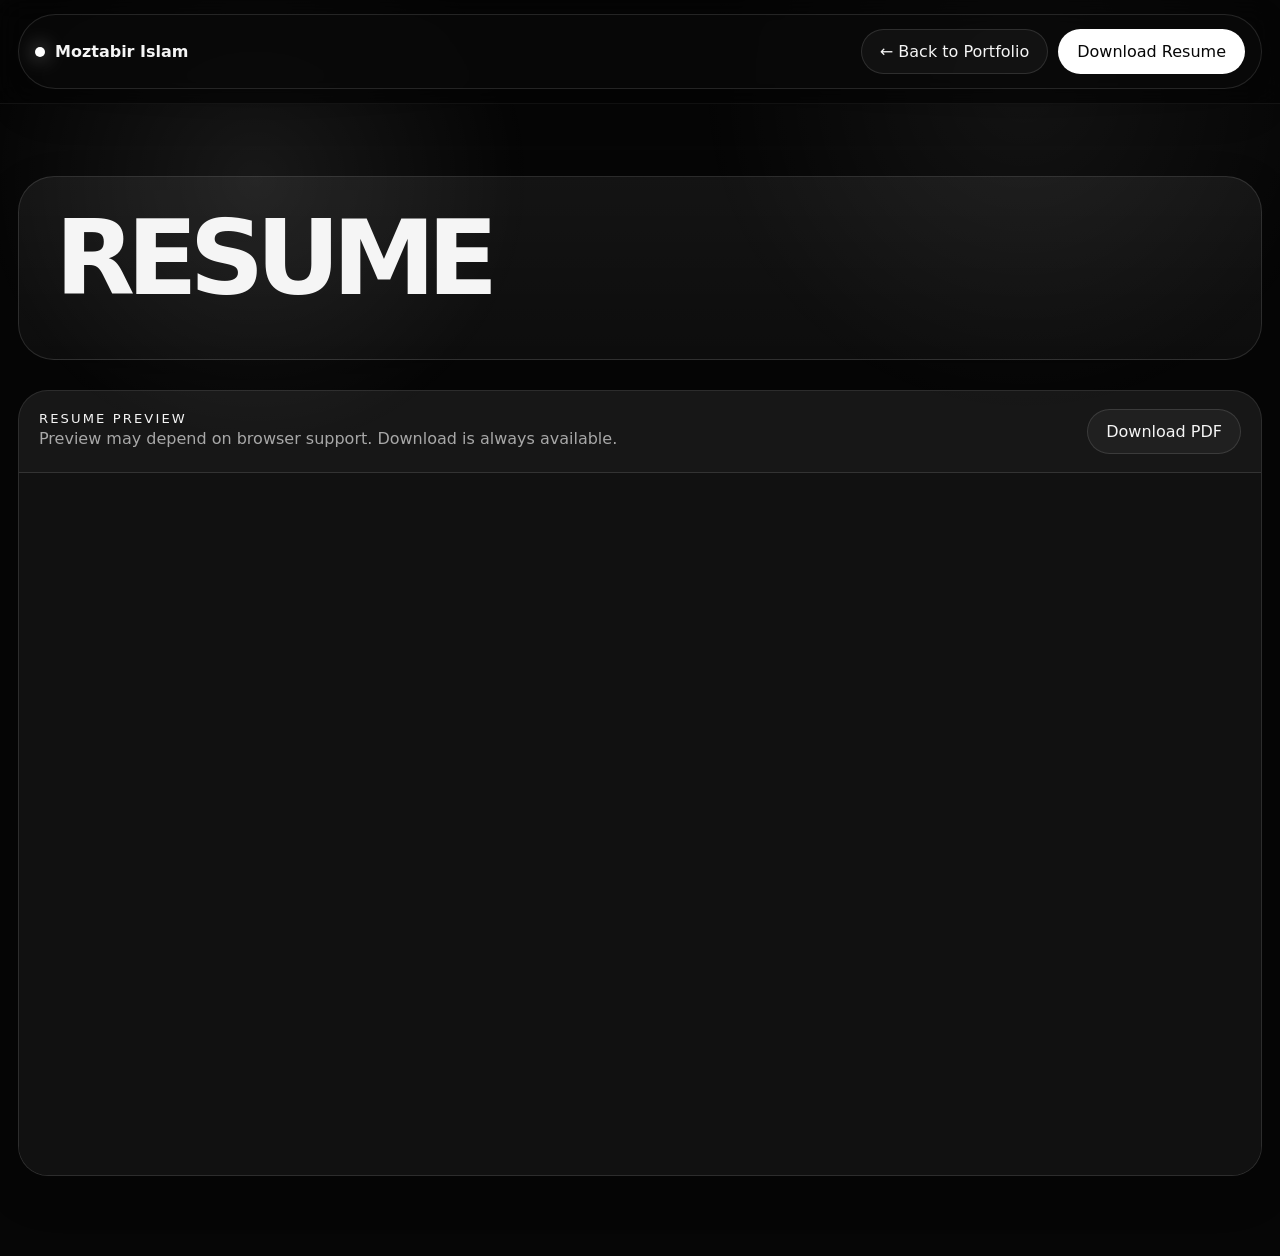
<file: resume.html>
<!DOCTYPE html>
<html lang="en">
<head>
  <meta charset="UTF-8" />
  <meta name="viewport" content="width=device-width, initial-scale=1.0" />
  <title>Resume • Moztabir Islam</title>
  <style>
    :root{
      --bg:#060606;
      --bg-soft:#0c0c0c;
      --panel:rgba(255,255,255,.05);
      --line:rgba(255,255,255,.12);
      --line-strong:rgba(255,255,255,.22);
      --text:#f5f5f5;
      --muted:#a8a8a8;
      --white:#ffffff;
      --radius:28px;
      --ease:cubic-bezier(.22,1,.36,1);
      --max:1300px;
    }

    *{box-sizing:border-box}
    html{scroll-behavior:smooth}

    body{
      margin:0;
      font-family:"Inter",system-ui,-apple-system,BlinkMacSystemFont,"Segoe UI",sans-serif;
      background:var(--bg);
      color:var(--text);
      overflow-x:hidden;
    }

    body::before{
      content:"";
      position:fixed;
      inset:0;
      background:
        radial-gradient(circle at 20% 20%, rgba(255,255,255,.08), transparent 22%),
        radial-gradient(circle at 80% 10%, rgba(255,255,255,.06), transparent 25%),
        radial-gradient(circle at 50% 80%, rgba(255,255,255,.04), transparent 25%);
      pointer-events:none;
      z-index:-2;
    }

    .noise{
      position:fixed;
      inset:0;
      background-image:radial-gradient(rgba(255,255,255,.08) .7px, transparent .7px);
      background-size:20px 20px;
      opacity:.10;
      pointer-events:none;
      z-index:-1;
      mask-image:radial-gradient(circle at center, black 48%, transparent 96%);
    }

    .container{
      width:min(calc(100% - 36px), var(--max));
      margin:0 auto;
    }

    .mono{
      font-size:.82rem;
      text-transform:uppercase;
      letter-spacing:.16em;
    }

    .site-header{
      position:sticky;
      top:0;
      z-index:100;
      padding:14px 0;
      background:rgba(6,6,6,.65);
      backdrop-filter:blur(14px);
      border-bottom:1px solid rgba(255,255,255,.06);
    }

    .nav-wrap{
      display:flex;
      align-items:center;
      justify-content:space-between;
      gap:12px;
      padding:14px 16px;
      border:1px solid var(--line);
      border-radius:999px;
      background:rgba(10,10,10,.65);
      box-shadow:0 14px 40px rgba(0,0,0,.25);
    }

    .brand,
    .btn{
      color:var(--text);
      text-decoration:none;
    }

    .brand{
      display:flex;
      align-items:center;
      gap:10px;
      font-weight:700;
    }

    .brand-dot{
      width:10px;
      height:10px;
      border-radius:50%;
      background:#fff;
      box-shadow:0 0 20px rgba(255,255,255,.7);
    }

    .nav-actions{
      display:flex;
      gap:10px;
      flex-wrap:wrap;
    }

    .btn{
      display:inline-flex;
      align-items:center;
      justify-content:center;
      padding:12px 18px;
      border-radius:999px;
      border:1px solid var(--line);
      background:rgba(255,255,255,.04);
      transition:transform .2s var(--ease), background .2s var(--ease), border-color .2s var(--ease);
    }

    .btn:hover{
      transform:translateY(-2px);
      background:rgba(255,255,255,.08);
      border-color:var(--line-strong);
    }

    .btn-primary{
      background:#fff;
      color:#070707;
    }

    .hero{
      padding:72px 0 30px;
    }

    .hero-card{
      border:1px solid var(--line);
      border-radius:36px;
      padding:36px;
      background:linear-gradient(180deg, rgba(255,255,255,.06), rgba(255,255,255,.03));
      box-shadow:0 16px 44px rgba(0,0,0,.20);
    }

    .eyebrow{
      color:var(--muted);
      margin-bottom:14px;
    }

    h1{
      margin:0 0 18px;
      font-size:clamp(3rem, 9vw, 6.5rem);
      line-height:.88;
      letter-spacing:-.08em;
      text-transform:uppercase;
    }

    .hero-card p{
      max-width:760px;
      color:var(--muted);
      line-height:1.85;
      margin:0;
    }

    .resume-section{
      padding:0 0 80px;
    }

    .resume-frame{
      border:1px solid var(--line);
      border-radius:30px;
      overflow:hidden;
      background:rgba(255,255,255,.04);
      box-shadow:0 16px 44px rgba(0,0,0,.20);
    }

    .resume-toolbar{
      display:flex;
      justify-content:space-between;
      align-items:center;
      gap:12px;
      padding:18px 20px;
      border-bottom:1px solid var(--line);
      background:rgba(255,255,255,.03);
    }

    .resume-toolbar p{
      margin:0;
      color:var(--muted);
      line-height:1.6;
    }

    .resume-viewer{
      width:100%;
      height:78vh;
      border:none;
      display:block;
      background:#111;
    }

    .fallback{
      padding:22px;
      color:var(--muted);
      line-height:1.8;
      border-top:1px solid var(--line);
    }

    @media (max-width: 760px){
      .hero{
        padding:46px 0 24px;
      }

      .hero-card{
        padding:24px;
        border-radius:28px;
      }

      .resume-toolbar{
        flex-direction:column;
        align-items:flex-start;
      }

      .resume-viewer{
        height:70vh;
      }

      .nav-wrap{
        flex-direction:column;
        align-items:flex-start;
      }

      .nav-actions{
        width:100%;
      }
    }
  </style>
</head>
<body>
  <div class="noise"></div>

  <header class="site-header">
    <div class="container">
      <div class="nav-wrap">
        <a href="index.html" class="brand">
          <span class="brand-dot"></span>
          <span>Moztabir Islam</span>
        </a>

        <div class="nav-actions">
          <a href="index.html" class="btn">← Back to Portfolio</a>
          <a href="assets/files/resume.pdf" class="btn btn-primary" download>Download Resume</a>
        </div>
      </div>
    </div>
  </header>

  <main>
    <section class="hero">
      <div class="container">
        <div class="hero-card">
          <h1>Resume</h1>
        </div>
      </div>
    </section>

    <section class="resume-section">
      <div class="container">
        <div class="resume-frame">
          <div class="resume-toolbar">
            <div>
              <div class="mono">Resume Preview</div>
              <p>Preview may depend on browser support. Download is always available.</p>
            </div>

            <a href="assets/Resume.pdf" class="btn" download>Download PDF</a>
          </div>

          <iframe
            class="resume-viewer"
            src="assets/Resume.pdf"
            title="Resume Preview">
          </iframe>
        </div>
      </div>
    </section>
  </main>
</body>
</html>
</file>
